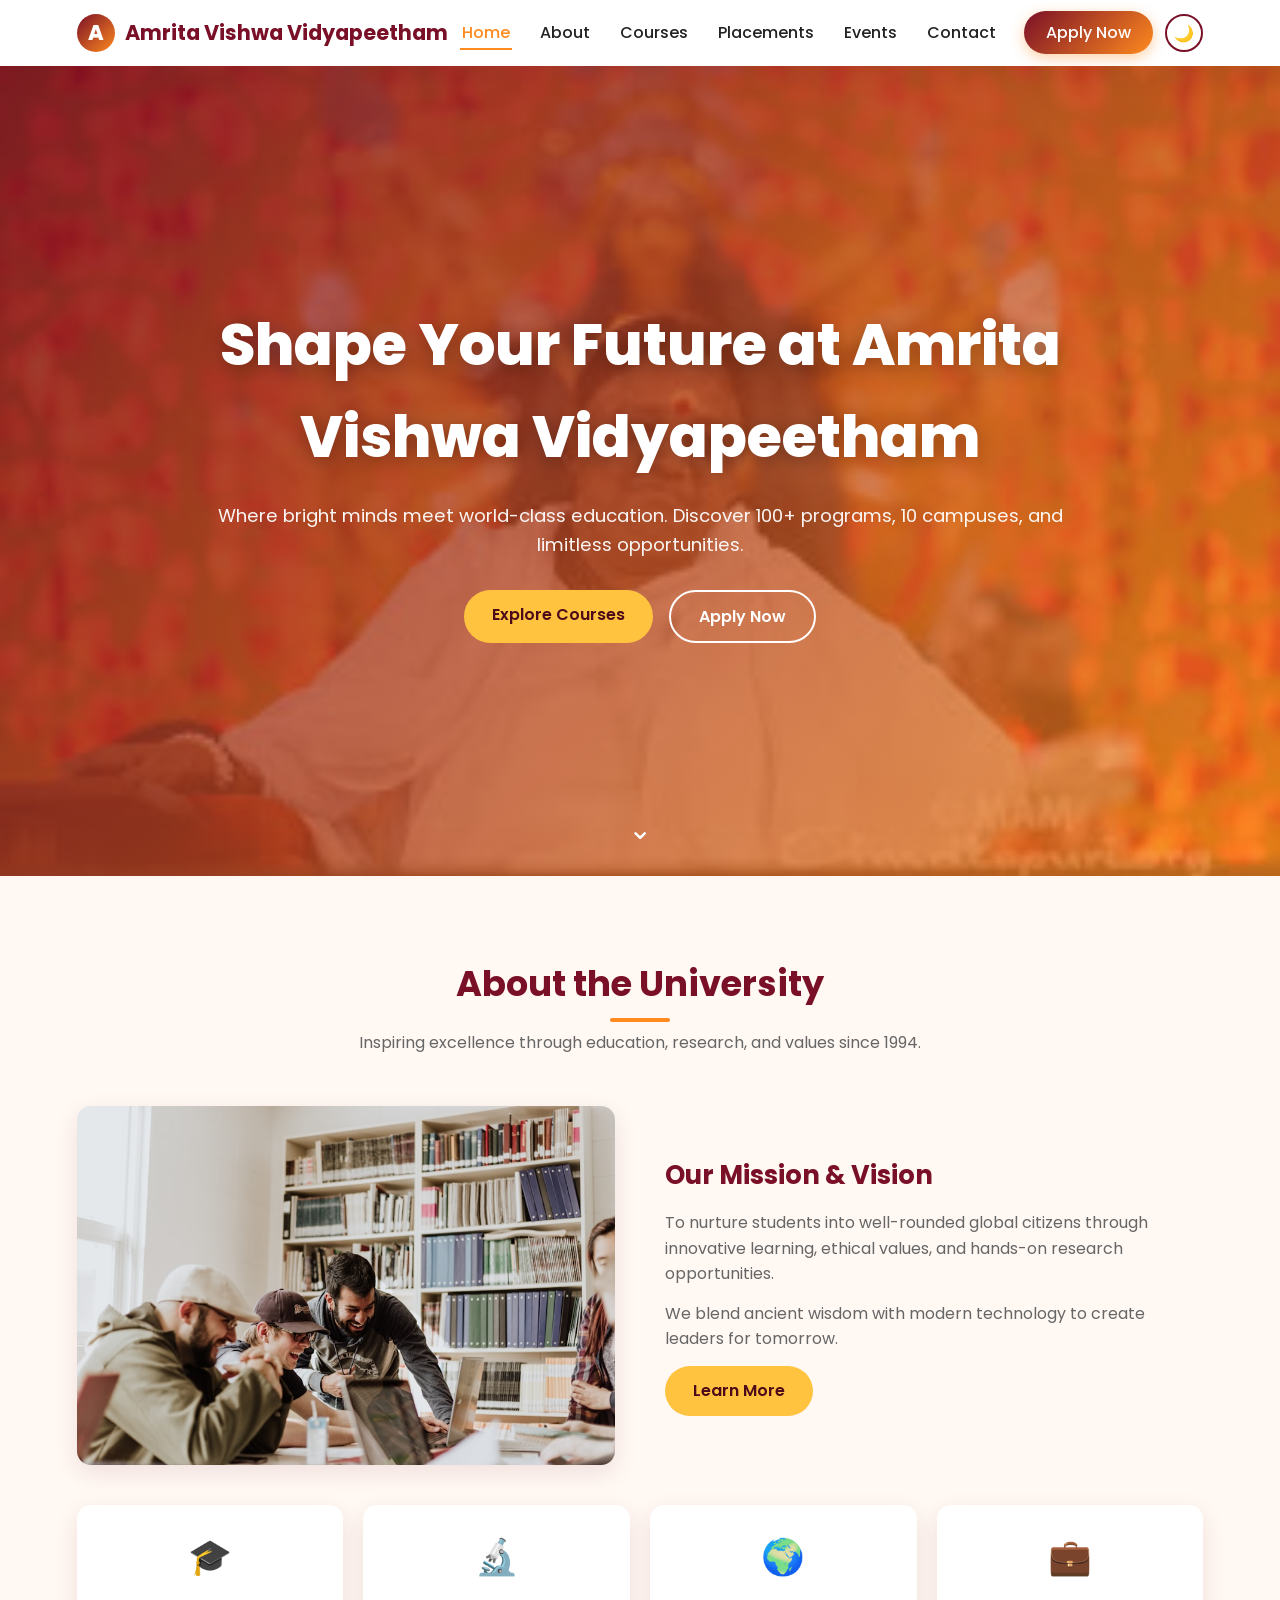
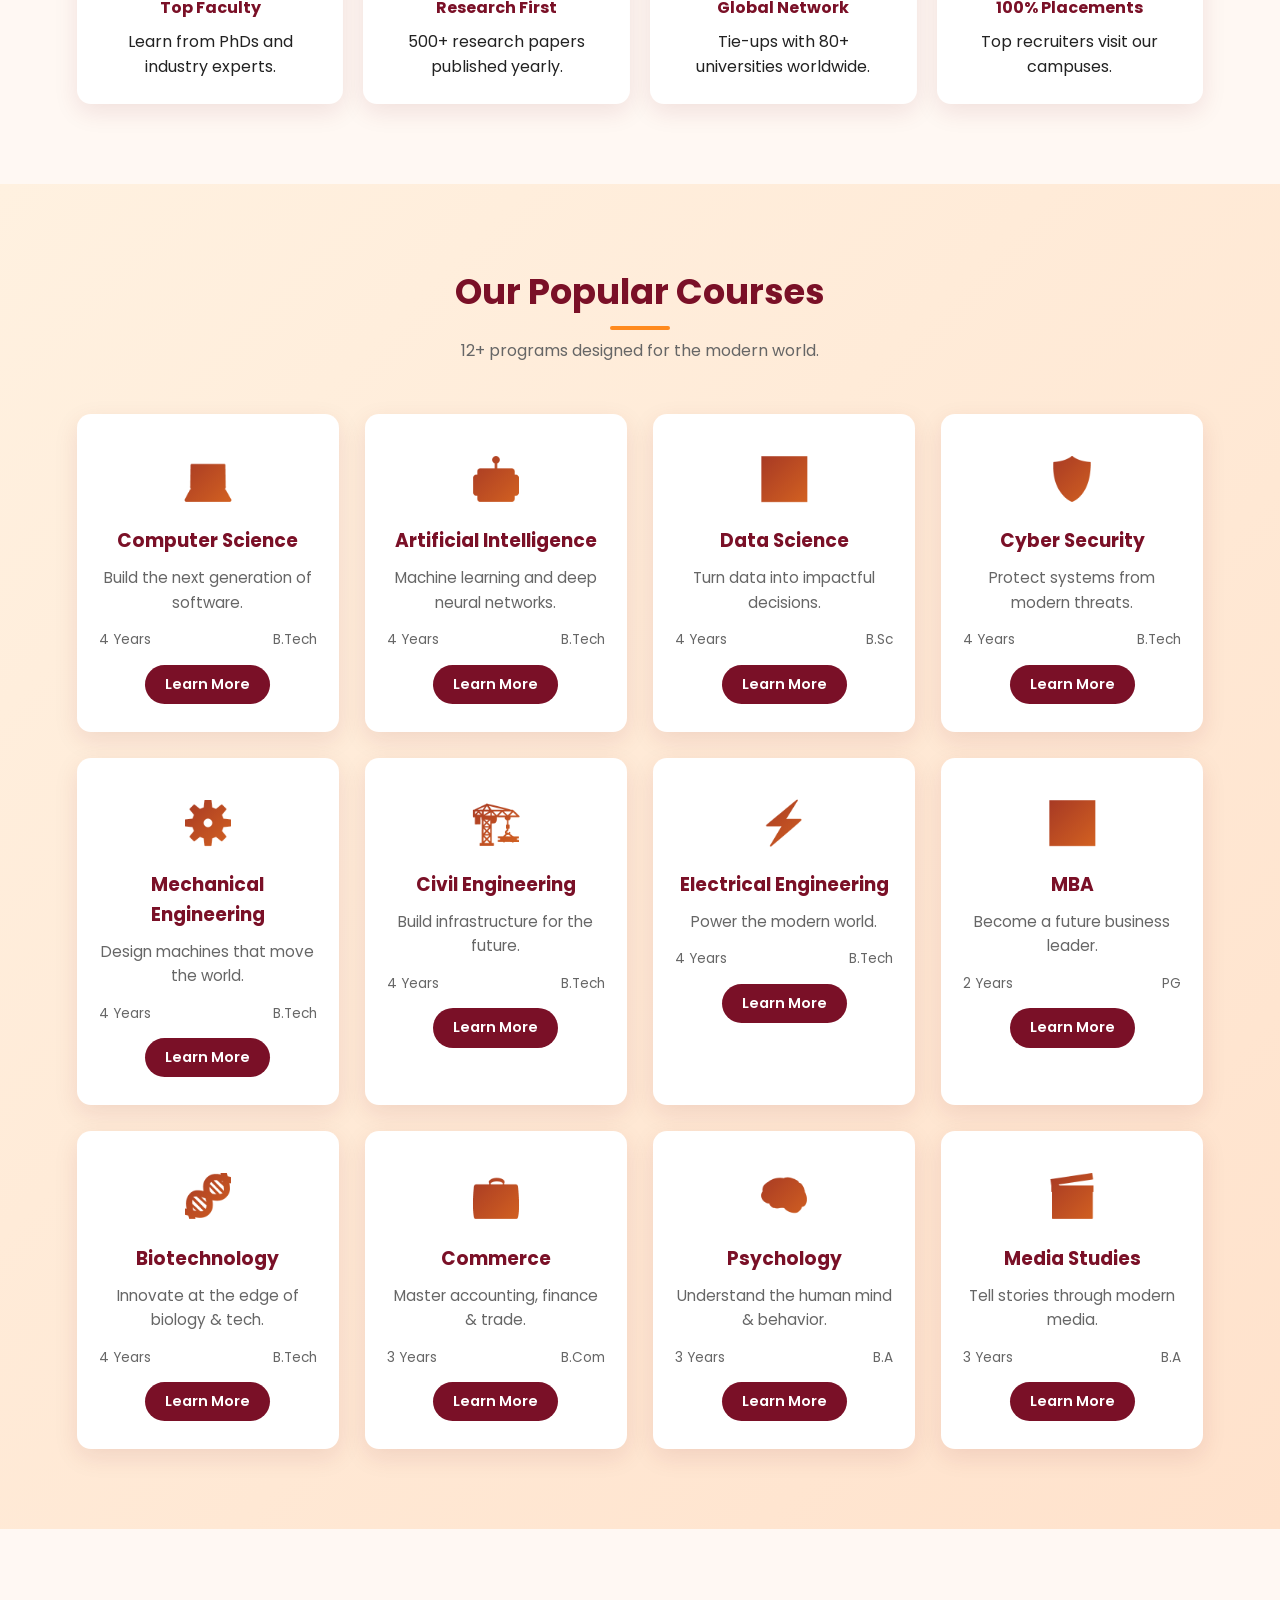
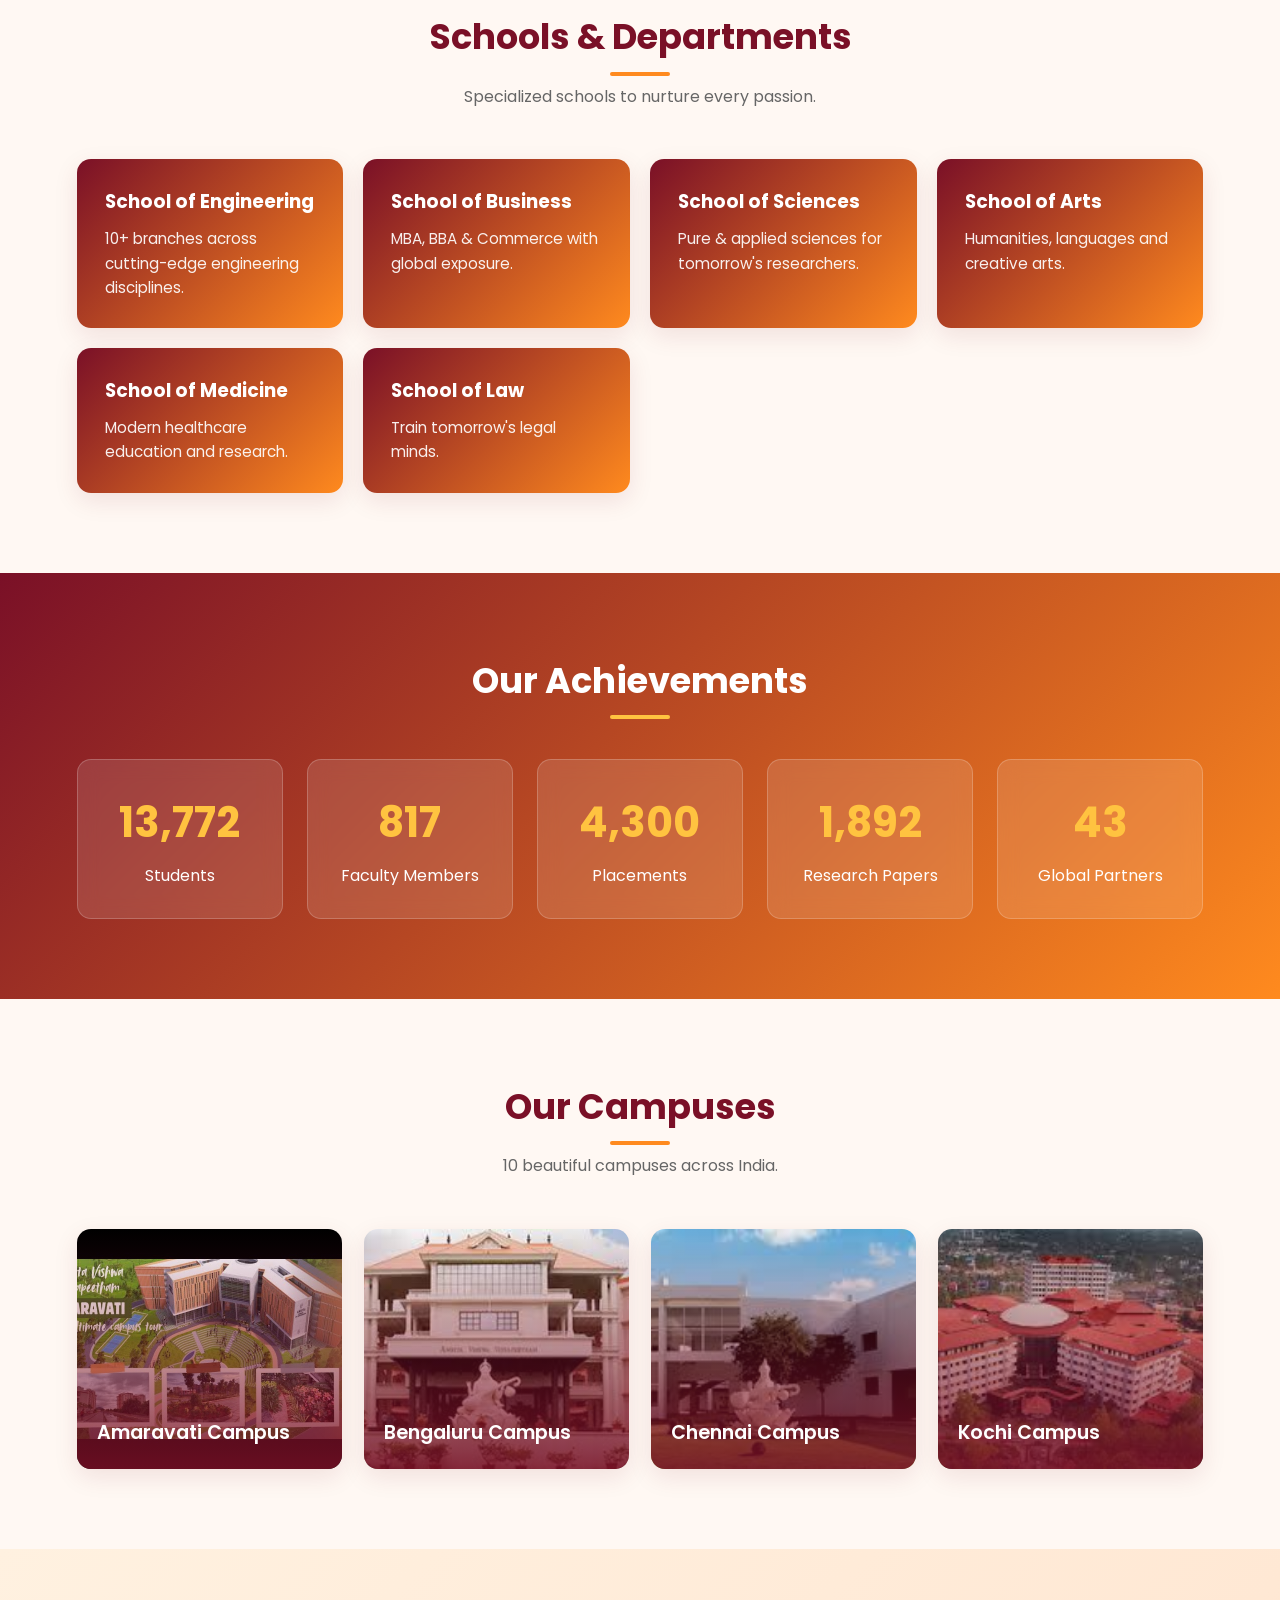
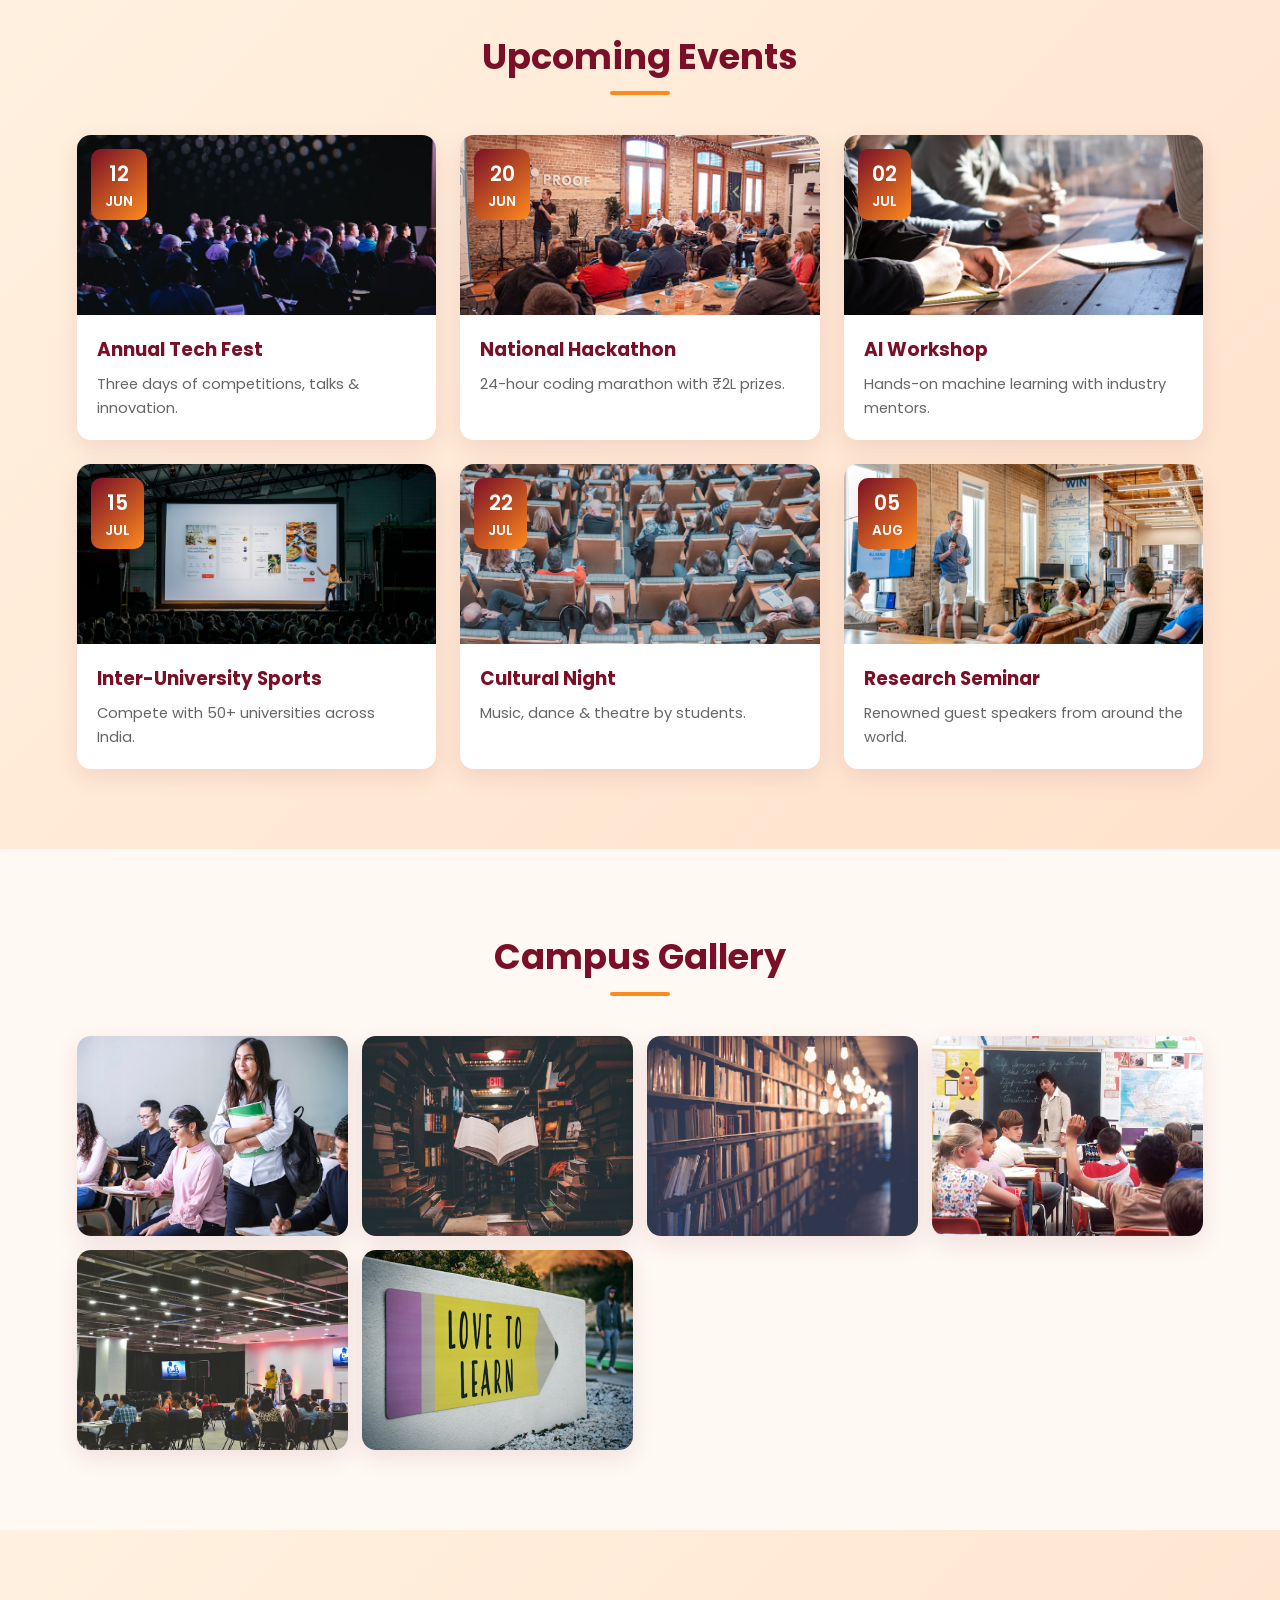
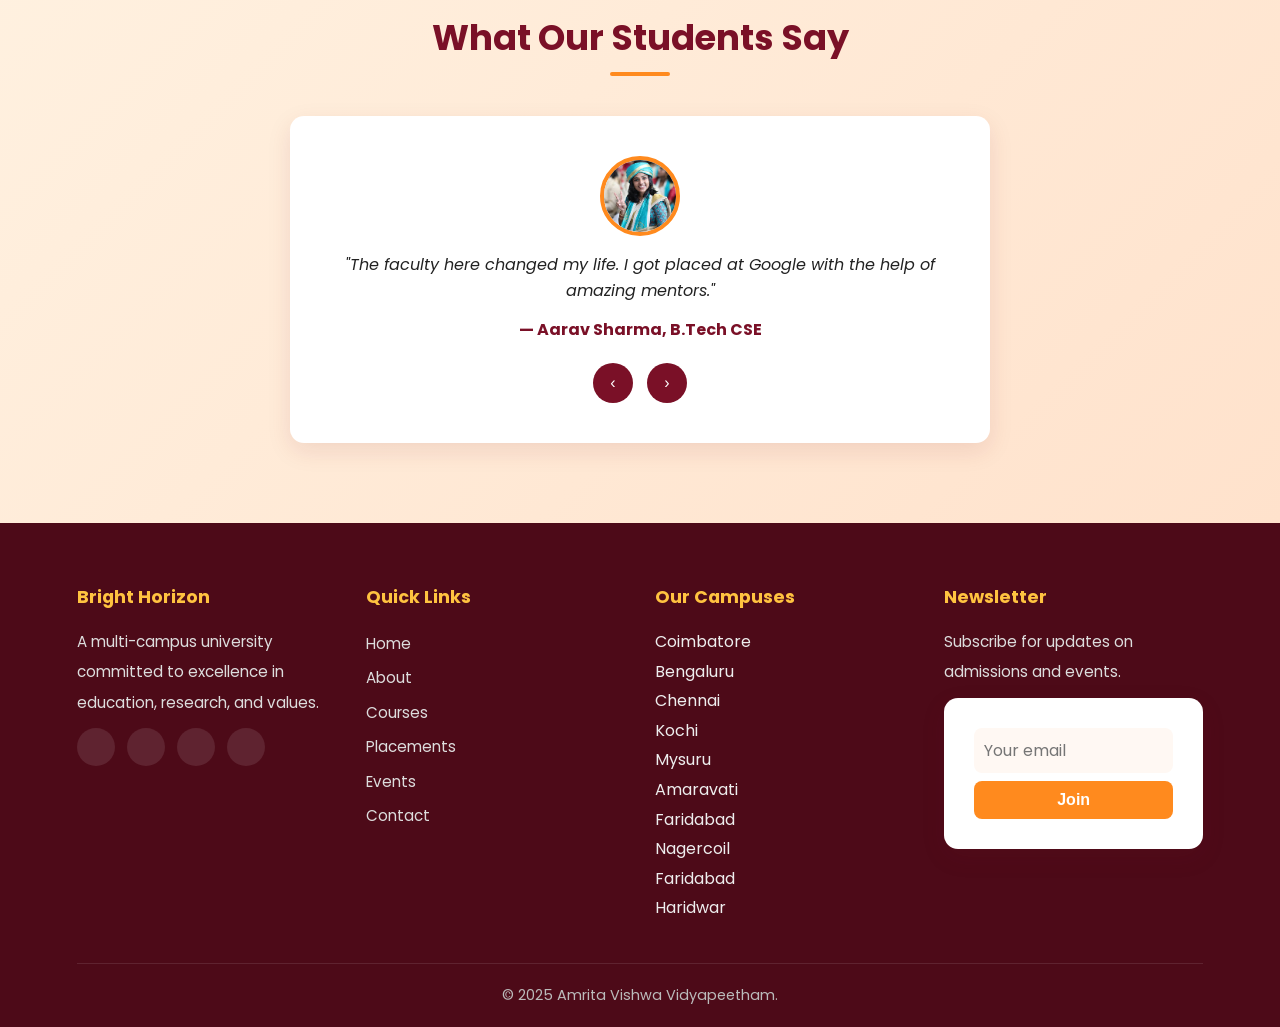
<file: finproj/index.html>
<!DOCTYPE html>
<html lang="en">
<head>
  <meta charset="UTF-8" />
  <meta name="viewport" content="width=device-width, initial-scale=1.0" />
  <title>Amrita Vishwa Vidyapeetham - Home</title>
  <link rel="stylesheet" href="style.css" />
  <link href="https://fonts.googleapis.com/css2?family=Poppins:wght@400;500;600;700;800&display=swap" rel="stylesheet">
</head>
<body>

  <!-- LOADING SCREEN -->
  <div id="loader"><div class="spinner"></div></div>

  <!-- NAVBAR -->
  <nav class="navbar">
    <a href="index.html" class="logo">
      <span class="logo-circle">A</span> Amrita Vishwa Vidyapeetham
    </a>
    <ul class="nav-links" id="navLinks">
      <li><a href="index.html">Home</a></li>
      <li><a href="about.html">About</a></li>
      <li><a href="courses.html">Courses</a></li>
      <li><a href="placements.html">Placements</a></li>
      <li><a href="events.html">Events</a></li>
      <li><a href="contact.html">Contact</a></li>
      <li><a href="apply.html" class="apply-btn">Apply Now</a></li>
    </ul>
    <div class="nav-right">
      <button class="mode-toggle" id="modeToggle" title="Toggle dark mode">🌙</button>
      <button class="hamburger" id="hamburger" aria-label="Menu">
        <span></span><span></span><span></span>
      </button>
    </div>
  </nav>

  <!-- HERO -->
  <header class="hero">
    <div class="hero-content">
      <h1>Shape Your Future at Amrita Vishwa Vidyapeetham</h1>
      <p>Where bright minds meet world-class education. Discover 100+ programs, 10 campuses, and limitless opportunities.</p>
      <div class="hero-btns">
        <a href="courses.html" class="btn btn-primary">Explore Courses</a>
        <a href="apply.html" class="btn btn-outline">Apply Now</a>
      </div>
    </div>
    <a href="#about" class="scroll-down">⌄</a>
  </header>

  <!-- ABOUT -->
  <section id="about" class="reveal">
    <div class="section-title">
      <h2>About the University</h2>
      <p>Inspiring excellence through education, research, and values since 1994.</p>
    </div>
    <div class="about-grid">
      <div class="about-img"><img src="images/about.jpg" alt="Campus life" /></div>
      <div class="about-text">
        <h3>Our Mission &amp; Vision</h3>
        <p>To nurture students into well-rounded global citizens through innovative learning, ethical values, and hands-on research opportunities.</p>
        <p>We blend ancient wisdom with modern technology to create leaders for tomorrow.</p>
        <a href="about.html" class="btn btn-primary">Learn More</a>
      </div>
    </div>

    <div class="why-cards">
      <div class="why-card"><div class="icon">🎓</div><h4>Top Faculty</h4><p>Learn from PhDs and industry experts.</p></div>
      <div class="why-card"><div class="icon">🔬</div><h4>Research First</h4><p>500+ research papers published yearly.</p></div>
      <div class="why-card"><div class="icon">🌍</div><h4>Global Network</h4><p>Tie-ups with 80+ universities worldwide.</p></div>
      <div class="why-card"><div class="icon">💼</div><h4>100% Placements</h4><p>Top recruiters visit our campuses.</p></div>
    </div>
  </section>

  <!-- COURSES -->
  <section class="courses-section reveal">
    <div class="section-title">
      <h2>Our Popular Courses</h2>
      <p>12+ programs designed for the modern world.</p>
    </div>
    <div class="courses-grid">
      <div class="course-card"><div class="course-icon">💻</div><h3>Computer Science</h3><p>Build the next generation of software.</p><div class="course-meta"><span>4 Years</span><span>B.Tech</span></div><a href="courses.html" class="btn">Learn More</a></div>
      <div class="course-card"><div class="course-icon">🤖</div><h3>Artificial Intelligence</h3><p>Machine learning and deep neural networks.</p><div class="course-meta"><span>4 Years</span><span>B.Tech</span></div><a href="courses.html" class="btn">Learn More</a></div>
      <div class="course-card"><div class="course-icon">📊</div><h3>Data Science</h3><p>Turn data into impactful decisions.</p><div class="course-meta"><span>4 Years</span><span>B.Sc</span></div><a href="courses.html" class="btn">Learn More</a></div>
      <div class="course-card"><div class="course-icon">🛡️</div><h3>Cyber Security</h3><p>Protect systems from modern threats.</p><div class="course-meta"><span>4 Years</span><span>B.Tech</span></div><a href="courses.html" class="btn">Learn More</a></div>
      <div class="course-card"><div class="course-icon">⚙️</div><h3>Mechanical Engineering</h3><p>Design machines that move the world.</p><div class="course-meta"><span>4 Years</span><span>B.Tech</span></div><a href="courses.html" class="btn">Learn More</a></div>
      <div class="course-card"><div class="course-icon">🏗️</div><h3>Civil Engineering</h3><p>Build infrastructure for the future.</p><div class="course-meta"><span>4 Years</span><span>B.Tech</span></div><a href="courses.html" class="btn">Learn More</a></div>
      <div class="course-card"><div class="course-icon">⚡</div><h3>Electrical Engineering</h3><p>Power the modern world.</p><div class="course-meta"><span>4 Years</span><span>B.Tech</span></div><a href="courses.html" class="btn">Learn More</a></div>
      <div class="course-card"><div class="course-icon">📈</div><h3>MBA</h3><p>Become a future business leader.</p><div class="course-meta"><span>2 Years</span><span>PG</span></div><a href="courses.html" class="btn">Learn More</a></div>
      <div class="course-card"><div class="course-icon">🧬</div><h3>Biotechnology</h3><p>Innovate at the edge of biology &amp; tech.</p><div class="course-meta"><span>4 Years</span><span>B.Tech</span></div><a href="courses.html" class="btn">Learn More</a></div>
      <div class="course-card"><div class="course-icon">💼</div><h3>Commerce</h3><p>Master accounting, finance &amp; trade.</p><div class="course-meta"><span>3 Years</span><span>B.Com</span></div><a href="courses.html" class="btn">Learn More</a></div>
      <div class="course-card"><div class="course-icon">🧠</div><h3>Psychology</h3><p>Understand the human mind &amp; behavior.</p><div class="course-meta"><span>3 Years</span><span>B.A</span></div><a href="courses.html" class="btn">Learn More</a></div>
      <div class="course-card"><div class="course-icon">🎬</div><h3>Media Studies</h3><p>Tell stories through modern media.</p><div class="course-meta"><span>3 Years</span><span>B.A</span></div><a href="courses.html" class="btn">Learn More</a></div>
    </div>
  </section>

  <!-- DEPARTMENTS -->
  <section class="reveal">
    <div class="section-title">
      <h2>Schools &amp; Departments</h2>
      <p>Specialized schools to nurture every passion.</p>
    </div>
    <div class="dept-grid">
      <div class="dept-card"><h3>School of Engineering</h3><p>10+ branches across cutting-edge engineering disciplines.</p></div>
      <div class="dept-card"><h3>School of Business</h3><p>MBA, BBA &amp; Commerce with global exposure.</p></div>
      <div class="dept-card"><h3>School of Sciences</h3><p>Pure &amp; applied sciences for tomorrow's researchers.</p></div>
      <div class="dept-card"><h3>School of Arts</h3><p>Humanities, languages and creative arts.</p></div>
      <div class="dept-card"><h3>School of Medicine</h3><p>Modern healthcare education and research.</p></div>
      <div class="dept-card"><h3>School of Law</h3><p>Train tomorrow's legal minds.</p></div>
    </div>
  </section>

  <!-- ACHIEVEMENTS / COUNTERS -->
  <section class="achievements reveal">
    <div class="section-title"><h2>Our Achievements</h2></div>
    <div class="counter-grid">
      <div class="counter-box"><h2 class="counter" data-target="25000">0</h2><p>Students</p></div>
      <div class="counter-box"><h2 class="counter" data-target="1500">0</h2><p>Faculty Members</p></div>
      <div class="counter-box"><h2 class="counter" data-target="8000">0</h2><p>Placements</p></div>
      <div class="counter-box"><h2 class="counter" data-target="3500">0</h2><p>Research Papers</p></div>
      <div class="counter-box"><h2 class="counter" data-target="80">0</h2><p>Global Partners</p></div>
    </div>
  </section>

  <!-- CAMPUSES -->
  <section class="reveal">
    <div class="section-title"><h2>Our Campuses</h2><p>10 beautiful campuses across India.</p></div>
    <div class="campus-grid">
      <div class="campus-card"><img src="images/campus1.jpg" alt="Coimbatore" /><div class="campus-overlay">Amaravati Campus</div></div>
      <div class="campus-card"><img src="images/campus2.jpg" alt="Bengaluru" /><div class="campus-overlay">Bengaluru Campus</div></div>
      <div class="campus-card"><img src="images/campus3.jpg" alt="Chennai" /><div class="campus-overlay">Chennai Campus</div></div>
      <div class="campus-card"><img src="images/campus4.jpg" alt="Kochi" /><div class="campus-overlay">Kochi Campus</div></div>
    </div>
  </section>

  <!-- EVENTS -->
  <section class="reveal" style="background: var(--gradient-soft);">
    <div class="section-title"><h2>Upcoming Events</h2></div>
    <div class="events-grid">
      <div class="event-card"><div class="date-badge"><span class="day">12</span>JUN</div><div class="event-img"><img src="images/event1.jpg" alt="Tech Fest" /></div><div class="event-body"><h3>Annual Tech Fest</h3><p>Three days of competitions, talks &amp; innovation.</p></div></div>
      <div class="event-card"><div class="date-badge"><span class="day">20</span>JUN</div><div class="event-img"><img src="images/event2.jpg" alt="Hackathon" /></div><div class="event-body"><h3>National Hackathon</h3><p>24-hour coding marathon with ₹2L prizes.</p></div></div>
      <div class="event-card"><div class="date-badge"><span class="day">02</span>JUL</div><div class="event-img"><img src="images/event3.jpg" alt="Workshop" /></div><div class="event-body"><h3>AI Workshop</h3><p>Hands-on machine learning with industry mentors.</p></div></div>
      <div class="event-card"><div class="date-badge"><span class="day">15</span>JUL</div><div class="event-img"><img src="images/event4.jpg" alt="Sports Meet" /></div><div class="event-body"><h3>Inter-University Sports</h3><p>Compete with 50+ universities across India.</p></div></div>
      <div class="event-card"><div class="date-badge"><span class="day">22</span>JUL</div><div class="event-img"><img src="images/event5.jpg" alt="Cultural Night" /></div><div class="event-body"><h3>Cultural Night</h3><p>Music, dance &amp; theatre by students.</p></div></div>
      <div class="event-card"><div class="date-badge"><span class="day">05</span>AUG</div><div class="event-img"><img src="images/event6.jpg" alt="Seminar" /></div><div class="event-body"><h3>Research Seminar</h3><p>Renowned guest speakers from around the world.</p></div></div>
    </div>
  </section>

  <!-- GALLERY -->
  <section class="reveal">
    <div class="section-title"><h2>Campus Gallery</h2></div>
    <div class="gallery-grid">
      <div class="item"><img src="images/gallery1.jpg" alt=""/></div>
      <div class="item"><img src="images/gallery2.jpg" alt=""/></div>
      <div class="item"><img src="images/gallery3.jpg" alt=""/></div>
      <div class="item"><img src="images/gallery4.jpg" alt=""/></div>
      <div class="item"><img src="images/gallery5.jpg" alt=""/></div>
      <div class="item"><img src="images/gallery6.jpg" alt=""/></div>
    </div>
  </section>

  <!-- TESTIMONIALS -->
  <section class="testimonials reveal">
    <div class="section-title"><h2>What Our Students Say</h2></div>
    <div class="slider">
      <div class="slide active">
        <img src="images/student1.jpg" alt="Aarav" />
        <p>"The faculty here changed my life. I got placed at Google with the help of amazing mentors."</p>
        <h4>— Aarav Sharma, B.Tech CSE</h4>
      </div>
      <div class="slide">
        <img src="images/student2.jpg" alt="Sneha" />
        <p>"From clubs to hackathons, every day brings something new. Best 4 years of my life!"</p>
        <h4>— Sneha Reddy, B.Tech AI</h4>
      </div>
      <div class="slide">
        <img src="images/student3.jpg" alt="Rahul" />
        <p>"The research opportunities are unmatched. I co-authored 2 papers as an undergrad."</p>
        <h4>— Rahul Iyer, B.Sc Data Science</h4>
      </div>
      <div class="slider-btns">
        <button onclick="prevSlide()">‹</button>
        <button onclick="nextSlide()">›</button>
      </div>
    </div>
  </section>

  <!-- FOOTER -->
  <footer>
    <div class="footer-grid">
      <div>
        <h4>Bright Horizon</h4>
        <p>A multi-campus university committed to excellence in education, research, and values.</p>
        <div class="socials">
          <a href="#" aria-label="Facebook"></a>
          <a href="#" aria-label="Twitter"></a>
          <a href="#" aria-label="Instagram"></a>
          <a href="#" aria-label="YouTube"></a>
        </div>
      </div>
      <div>
        <h4>Quick Links</h4>
        <ul>
          <li><a href="index.html">Home</a></li>
          <li><a href="about.html">About</a></li>
          <li><a href="courses.html">Courses</a></li>
          <li><a href="placements.html">Placements</a></li>
          <li><a href="events.html">Events</a></li>
          <li><a href="contact.html">Contact</a></li>
        </ul>
      </div>
      <div>
        <h4>Our Campuses</h4>
        <ul>
          <li>Coimbatore</li><li>Bengaluru</li><li>Chennai</li>
          <li>Kochi</li><li>Mysuru</li><li>Amaravati</li>
          <li>Faridabad</li><li>Nagercoil</li><li>Faridabad</li><li>Haridwar</li>
        </ul>
      </div>
      <div>
        <h4>Newsletter</h4>
        <p>Subscribe for updates on admissions and events.</p>
        <form class="newsletter" onsubmit="event.preventDefault(); alert('✅ Subscribed!'); this.reset();">
          <input type="email" placeholder="Your email" required />
          <button type="submit">Join</button>
        </form>
      </div>
    </div>
    <div class="copyright">© 2025 Amrita Vishwa Vidyapeetham.</div>
  </footer>

  <button id="topBtn" title="Back to top">↑</button>

  <script src="script.js"></script>
</body>
</html>
</file>
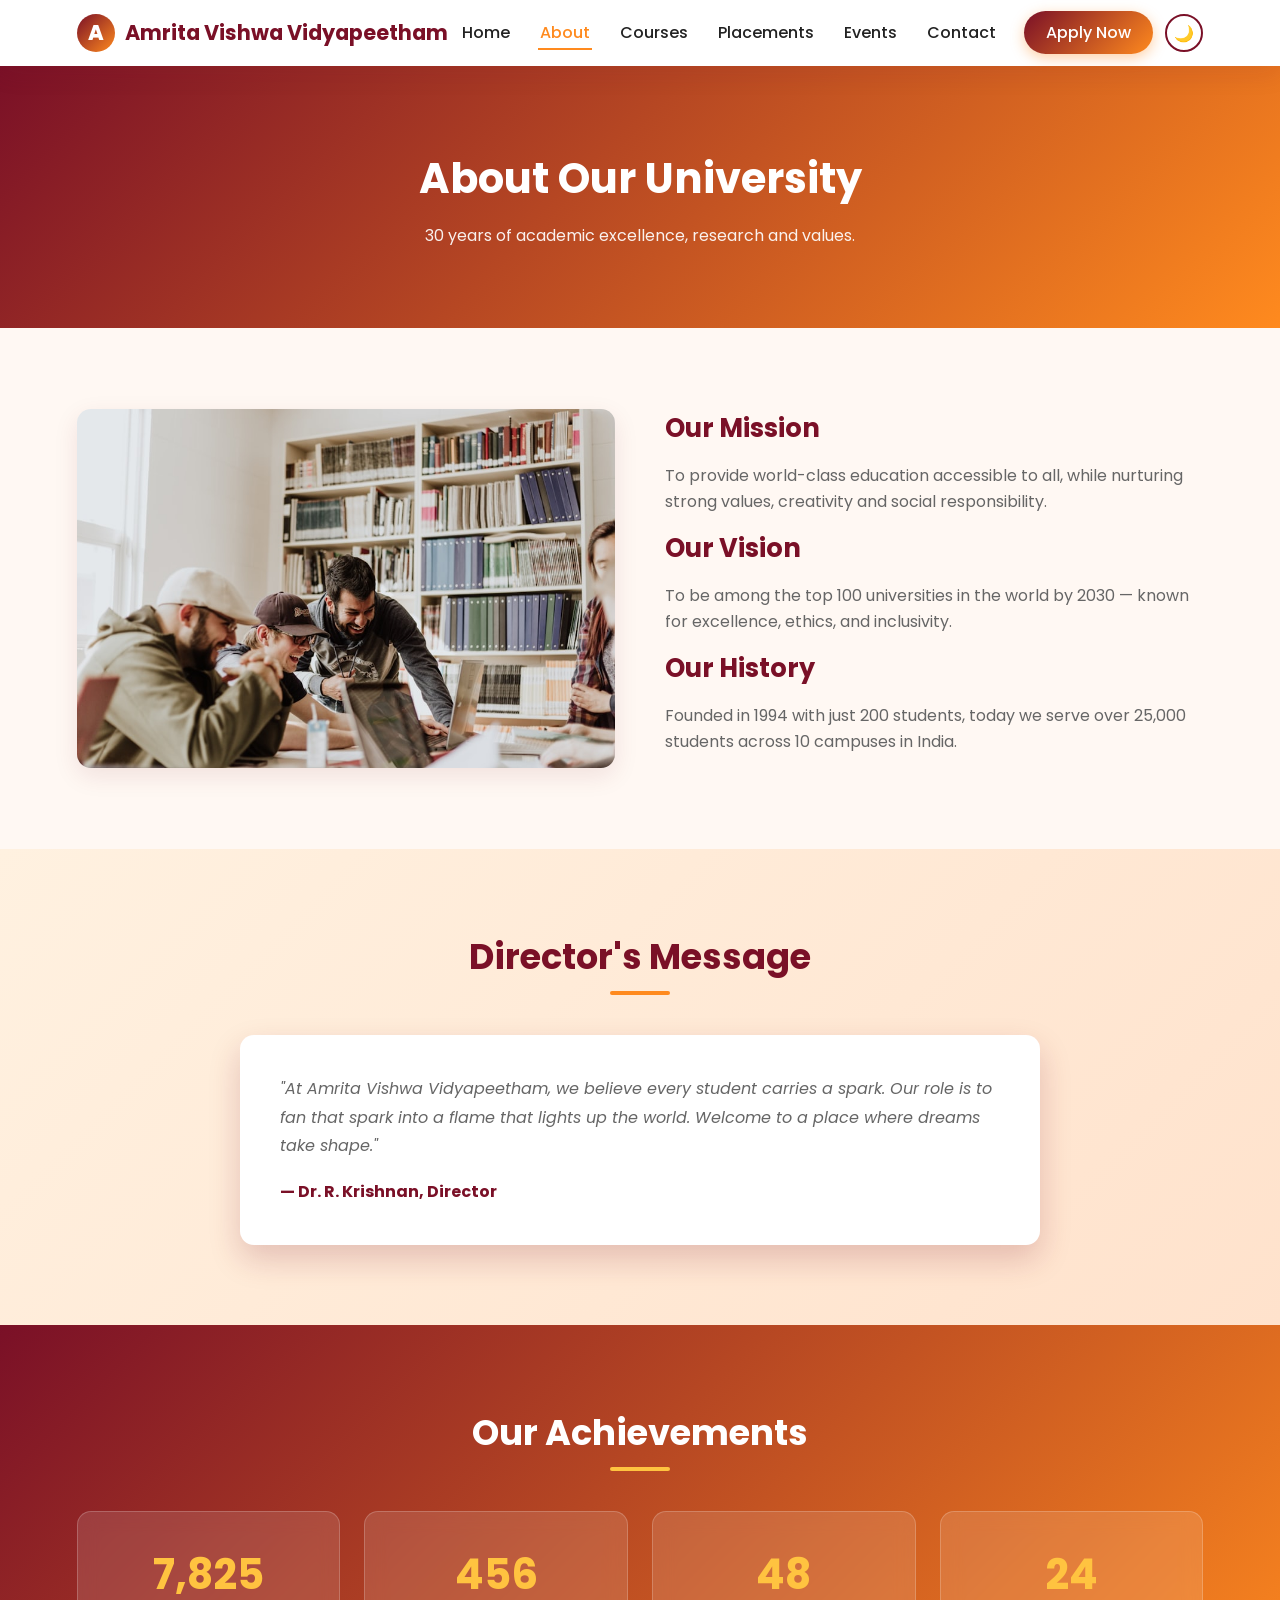
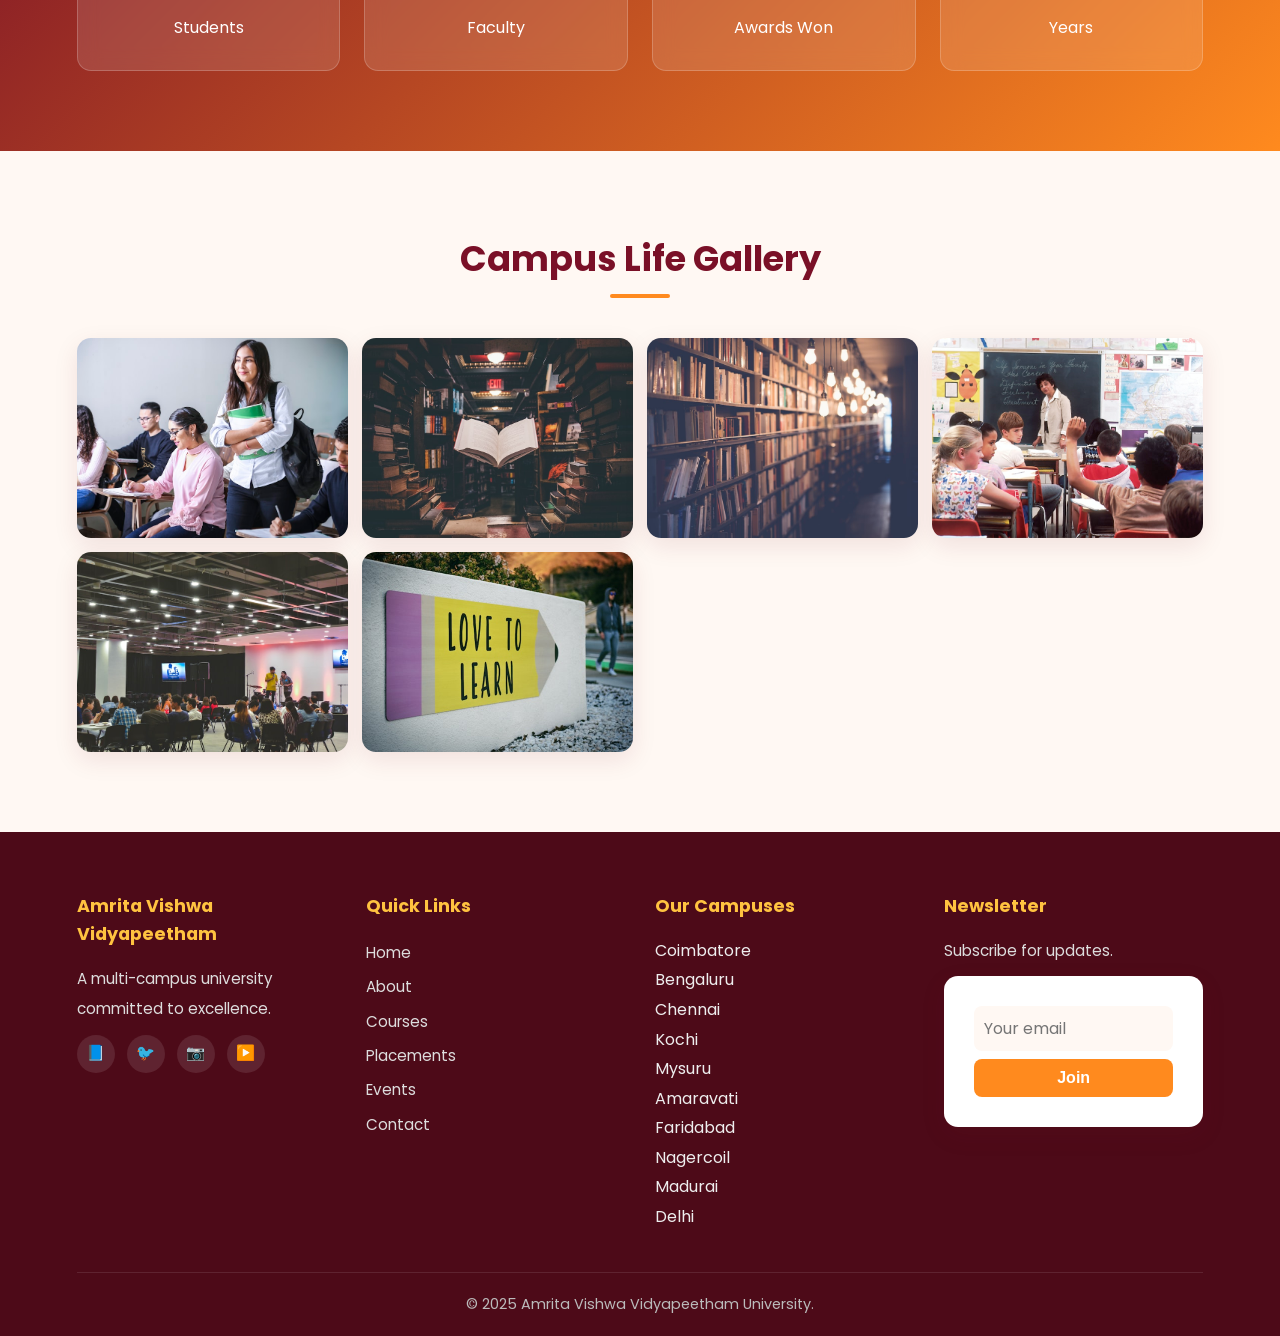
<file: finproj/about.html>
<!DOCTYPE html>
<html lang="en">
<head>
  <meta charset="UTF-8" />
  <meta name="viewport" content="width=device-width, initial-scale=1.0" />
  <title>About - Amrita Vishwa Vidyapeetham University</title>
  <link rel="stylesheet" href="style.css" />
  <link href="https://fonts.googleapis.com/css2?family=Poppins:wght@400;500;600;700;800&display=swap" rel="stylesheet">
</head>
<body>
  <div id="loader"><div class="spinner"></div></div>

  <nav class="navbar">
    <a href="index.html" class="logo"><span class="logo-circle">A</span> Amrita Vishwa Vidyapeetham</a>
    <ul class="nav-links" id="navLinks">
      <li><a href="index.html">Home</a></li>
      <li><a href="about.html">About</a></li>
      <li><a href="courses.html">Courses</a></li>
      <li><a href="placements.html">Placements</a></li>
      <li><a href="events.html">Events</a></li>
      <li><a href="contact.html">Contact</a></li>
      <li><a href="apply.html" class="apply-btn">Apply Now</a></li>
    </ul>
    <div class="nav-right">
      <button class="mode-toggle" id="modeToggle">🌙</button>
      <button class="hamburger" id="hamburger"><span></span><span></span><span></span></button>
    </div>
  </nav>

  <header class="banner">
    <h1>About Our University</h1>
    <p>30 years of academic excellence, research and values.</p>
  </header>

  <section class="reveal">
    <div class="about-grid">
      <div class="about-img"><img src="images/about.jpg" alt="University" /></div>
      <div class="about-text">
        <h3>Our Mission</h3>
        <p>To provide world-class education accessible to all, while nurturing strong values, creativity and social responsibility.</p>
        <h3>Our Vision</h3>
        <p>To be among the top 100 universities in the world by 2030 — known for excellence, ethics, and inclusivity.</p>
        <h3>Our History</h3>
        <p>Founded in 1994 with just 200 students, today we serve over 25,000 students across 10 campuses in India.</p>
      </div>
    </div>
  </section>

  <section class="courses-section reveal">
    <div class="section-title"><h2>Director's Message</h2></div>
    <div class="apply-card" style="max-width:800px; margin:0 auto;">
      <p style="font-style:italic; line-height:1.8; color:var(--muted);">"At Amrita Vishwa Vidyapeetham, we believe every student carries a spark. Our role is to fan that spark into a flame that lights up the world. Welcome to a place where dreams take shape."</p>
      <h4 style="margin-top:18px; color:var(--maroon);">— Dr. R. Krishnan, Director</h4>
    </div>
  </section>

  <section class="achievements reveal">
    <div class="section-title"><h2>Our Achievements</h2></div>
    <div class="counter-grid">
      <div class="counter-box"><h2 class="counter" data-target="25000">0</h2><p>Students</p></div>
      <div class="counter-box"><h2 class="counter" data-target="1500">0</h2><p>Faculty</p></div>
      <div class="counter-box"><h2 class="counter" data-target="100">0</h2><p>Awards Won</p></div>
      <div class="counter-box"><h2 class="counter" data-target="30">0</h2><p>Years</p></div>
    </div>
  </section>

  <section class="reveal">
    <div class="section-title"><h2>Campus Life Gallery</h2></div>
    <div class="gallery-grid">
      <div class="item"><img src="images/gallery1.jpg" alt=""/></div>
      <div class="item"><img src="images/gallery2.jpg" alt=""/></div>
      <div class="item"><img src="images/gallery3.jpg" alt=""/></div>
      <div class="item"><img src="images/gallery4.jpg" alt=""/></div>
      <div class="item"><img src="images/gallery5.jpg" alt=""/></div>
      <div class="item"><img src="images/gallery6.jpg" alt=""/></div>
    </div>
  </section>

  <footer>
    <div class="footer-grid">
      <div>
        <h4>Amrita Vishwa Vidyapeetham</h4>
        <p>A multi-campus university committed to excellence.</p>
        <div class="socials"><a href="#">📘</a><a href="#">🐦</a><a href="#">📷</a><a href="#">▶️</a></div>
      </div>
      <div>
        <h4>Quick Links</h4>
        <ul><li><a href="index.html">Home</a></li><li><a href="about.html">About</a></li><li><a href="courses.html">Courses</a></li><li><a href="placements.html">Placements</a></li><li><a href="events.html">Events</a></li><li><a href="contact.html">Contact</a></li></ul>
      </div>
      <div>
        <h4>Our Campuses</h4>
        <ul><li>Coimbatore</li><li>Bengaluru</li><li>Chennai</li><li>Kochi</li><li>Mysuru</li><li>Amaravati</li><li>Faridabad</li><li>Nagercoil</li><li>Madurai</li><li>Delhi</li></ul>
      </div>
      <div>
        <h4>Newsletter</h4>
        <p>Subscribe for updates.</p>
        <form class="newsletter" onsubmit="event.preventDefault(); alert('✅ Subscribed!'); this.reset();">
          <input type="email" placeholder="Your email" required />
          <button type="submit">Join</button>
        </form>
      </div>
    </div>
    <div class="copyright">© 2025 Amrita Vishwa Vidyapeetham University.</div>
  </footer>
  <button id="topBtn">↑</button>
  <script src="script.js"></script>
</body>
</html>
</file>
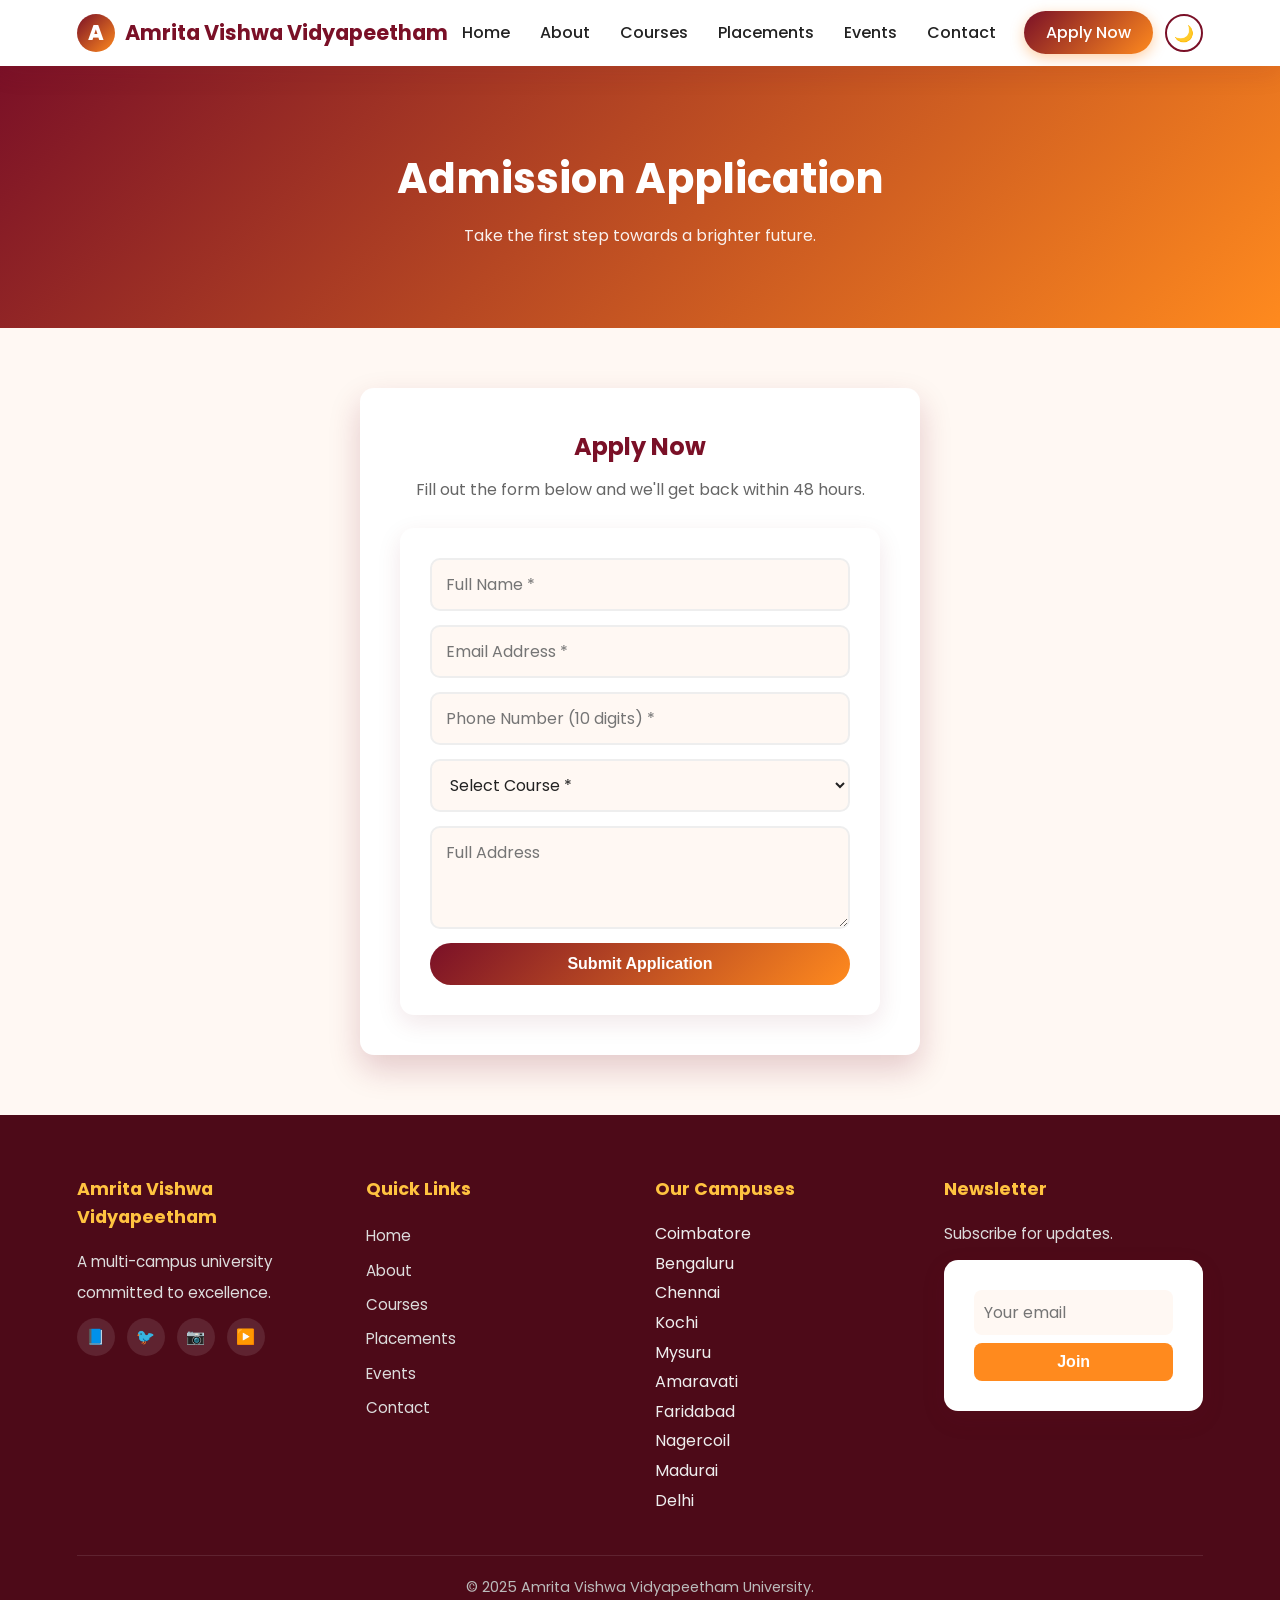
<file: finproj/apply.html>
<!DOCTYPE html>
<html lang="en">
<head>
  <meta charset="UTF-8" />
  <meta name="viewport" content="width=device-width, initial-scale=1.0" />
  <title>Apply Now - Amrita Vishwa Vidyapeetham University</title>
  <link rel="stylesheet" href="style.css" />
  <link href="https://fonts.googleapis.com/css2?family=Poppins:wght@400;500;600;700;800&display=swap" rel="stylesheet">
</head>
<body>
  <div id="loader"><div class="spinner"></div></div>

  <nav class="navbar">
    <a href="index.html" class="logo"><span class="logo-circle">A</span> Amrita Vishwa Vidyapeetham</a>
    <ul class="nav-links" id="navLinks">
      <li><a href="index.html">Home</a></li>
      <li><a href="about.html">About</a></li>
      <li><a href="courses.html">Courses</a></li>
      <li><a href="placements.html">Placements</a></li>
      <li><a href="events.html">Events</a></li>
      <li><a href="contact.html">Contact</a></li>
      <li><a href="apply.html" class="apply-btn">Apply Now</a></li>
    </ul>
    <div class="nav-right">
      <button class="mode-toggle" id="modeToggle">🌙</button>
      <button class="hamburger" id="hamburger"><span></span><span></span><span></span></button>
    </div>
  </nav>

  <header class="banner">
    <h1>Admission Application</h1>
    <p>Take the first step towards a brighter future.</p>
  </header>

  <div class="apply-wrap reveal">
    <div class="apply-card">
      <h2>Apply Now</h2>
      <p class="sub">Fill out the form below and we'll get back within 48 hours.</p>
      <form id="applyForm">
        <input type="text" name="name" placeholder="Full Name *" required />
        <input type="email" name="email" placeholder="Email Address *" required />
        <input type="tel" name="phone" placeholder="Phone Number (10 digits) *" required />
        <select name="course" required>
          <option value="">Select Course *</option>
          <option>Computer Science</option>
          <option>Artificial Intelligence</option>
          <option>Data Science</option>
          <option>Cyber Security</option>
          <option>Mechanical Engineering</option>
          <option>Civil Engineering</option>
          <option>Electrical Engineering</option>
          <option>MBA</option>
          <option>Biotechnology</option>
          <option>B.Com</option>
          <option>Psychology</option>
          <option>Media Studies</option>
        </select>
        <textarea name="address" rows="3" placeholder="Full Address"></textarea>
        <button type="submit">Submit Application</button>
      </form>
    </div>
  </div>

  <!-- Success popup -->
  <div class="popup" id="popup">
    <div class="popup-box">
      <div class="check">✓</div>
      <h3>Application Submitted!</h3>
      <p>Thank you for applying. Our admissions team will contact you within 48 hours.</p>
      <button onclick="closePopup()">OK</button>
    </div>
  </div>

  <footer>
    <div class="footer-grid">
      <div><h4>Amrita Vishwa Vidyapeetham</h4><p>A multi-campus university committed to excellence.</p><div class="socials"><a href="#">📘</a><a href="#">🐦</a><a href="#">📷</a><a href="#">▶️</a></div></div>
      <div><h4>Quick Links</h4><ul><li><a href="index.html">Home</a></li><li><a href="about.html">About</a></li><li><a href="courses.html">Courses</a></li><li><a href="placements.html">Placements</a></li><li><a href="events.html">Events</a></li><li><a href="contact.html">Contact</a></li></ul></div>
      <div><h4>Our Campuses</h4><ul><li>Coimbatore</li><li>Bengaluru</li><li>Chennai</li><li>Kochi</li><li>Mysuru</li><li>Amaravati</li><li>Faridabad</li><li>Nagercoil</li><li>Madurai</li><li>Delhi</li></ul></div>
      <div><h4>Newsletter</h4><p>Subscribe for updates.</p><form class="newsletter" onsubmit="event.preventDefault(); alert('✅ Subscribed!'); this.reset();"><input type="email" placeholder="Your email" required /><button type="submit">Join</button></form></div>
    </div>
    <div class="copyright">© 2025 Amrita Vishwa Vidyapeetham University.</div>
  </footer>
  <button id="topBtn">↑</button>
  <script src="script.js"></script>
</body>
</html>
</file>
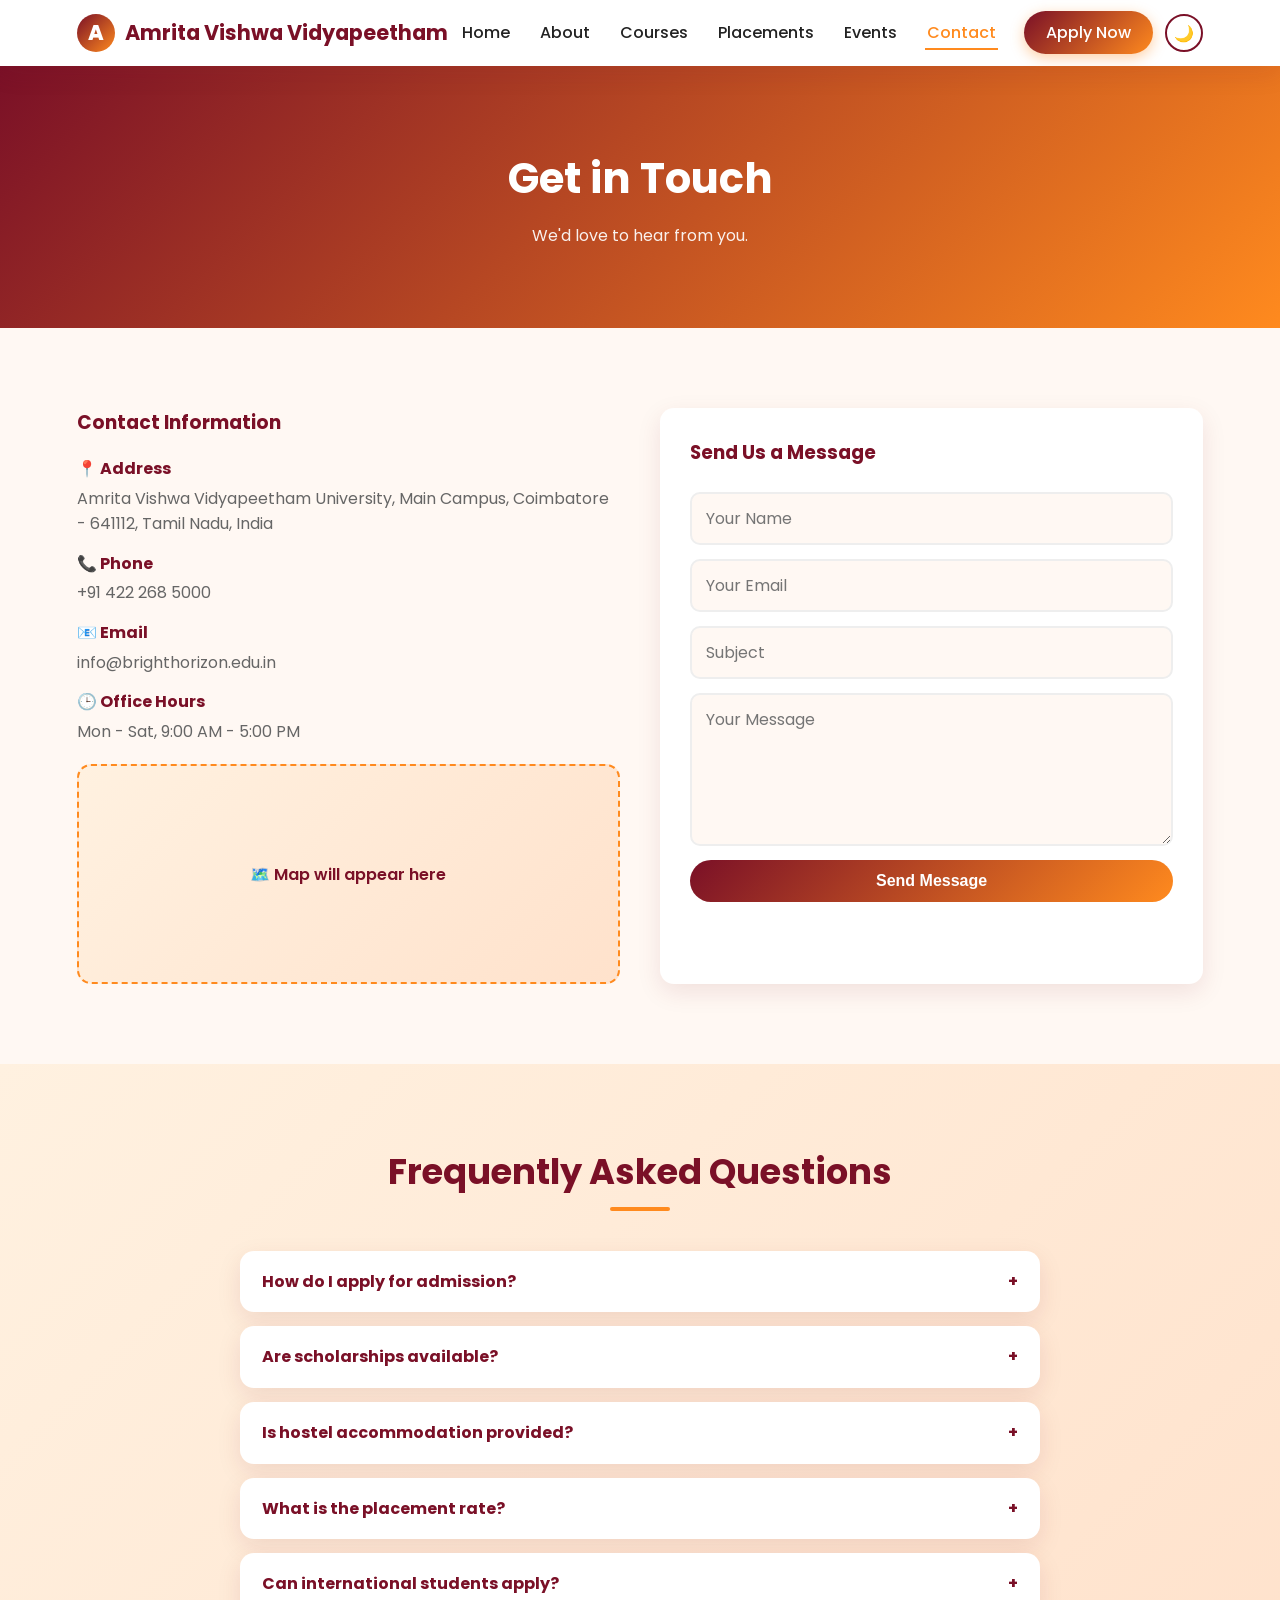
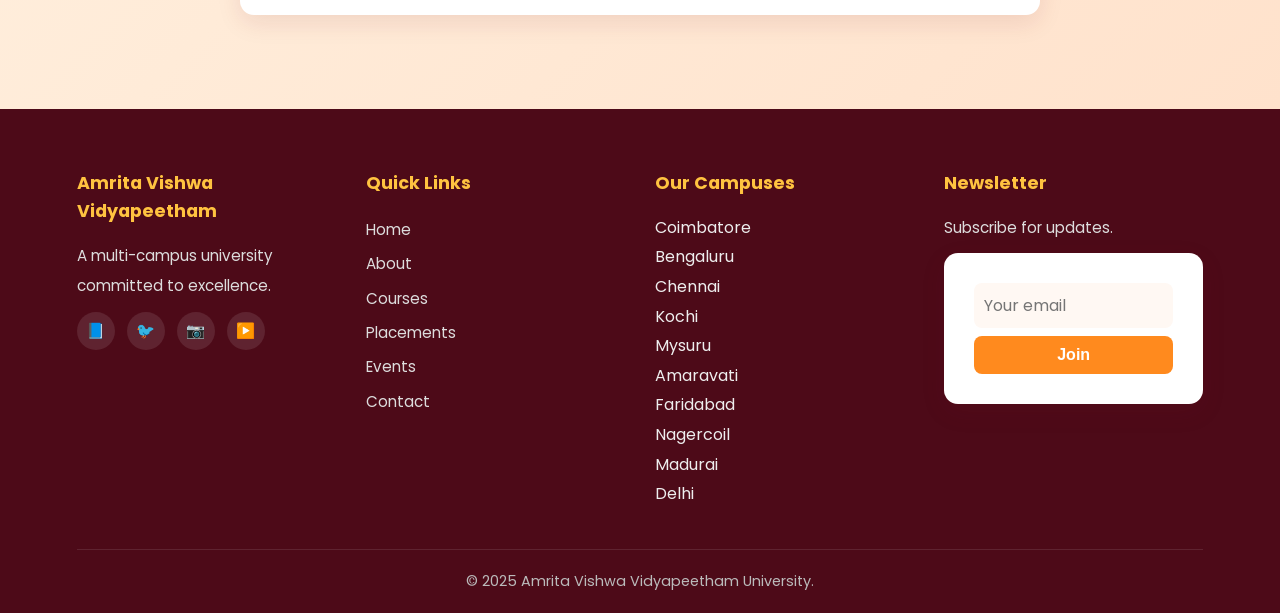
<file: finproj/contact.html>
<!DOCTYPE html>
<html lang="en">
<head>
  <meta charset="UTF-8" />
  <meta name="viewport" content="width=device-width, initial-scale=1.0" />
  <title>Contact - Amrita Vishwa Vidyapeetham University</title>
  <link rel="stylesheet" href="style.css" />
  <link href="https://fonts.googleapis.com/css2?family=Poppins:wght@400;500;600;700;800&display=swap" rel="stylesheet">
</head>
<body>
  <div id="loader"><div class="spinner"></div></div>

  <nav class="navbar">
    <a href="index.html" class="logo"><span class="logo-circle">A</span> Amrita Vishwa Vidyapeetham</a>
    <ul class="nav-links" id="navLinks">
      <li><a href="index.html">Home</a></li>
      <li><a href="about.html">About</a></li>
      <li><a href="courses.html">Courses</a></li>
      <li><a href="placements.html">Placements</a></li>
      <li><a href="events.html">Events</a></li>
      <li><a href="contact.html">Contact</a></li>
      <li><a href="apply.html" class="apply-btn">Apply Now</a></li>
    </ul>
    <div class="nav-right">
      <button class="mode-toggle" id="modeToggle">🌙</button>
      <button class="hamburger" id="hamburger"><span></span><span></span><span></span></button>
    </div>
  </nav>

  <header class="banner">
    <h1>Get in Touch</h1>
    <p>We'd love to hear from you.</p>
  </header>

  <section class="reveal">
    <div class="contact-grid">
      <div class="contact-info">
        <h3 style="color:var(--maroon); margin-bottom:18px;">Contact Information</h3>
        <p><strong>📍 Address</strong>Amrita Vishwa Vidyapeetham University, Main Campus, Coimbatore - 641112, Tamil Nadu, India</p>
        <p><strong>📞 Phone</strong>+91 422 268 5000</p>
        <p><strong>📧 Email</strong>info@brighthorizon.edu.in</p>
        <p><strong>🕒 Office Hours</strong>Mon - Sat, 9:00 AM - 5:00 PM</p>
        <div class="map-placeholder">🗺️ Map will appear here</div>
      </div>
      <form id="contactForm">
        <h3 style="color:var(--maroon); margin-bottom:10px;">Send Us a Message</h3>
        <input type="text" name="name" placeholder="Your Name" required />
        <input type="email" name="email" placeholder="Your Email" required />
        <input type="text" name="subject" placeholder="Subject" required />
        <textarea name="message" rows="5" placeholder="Your Message" required></textarea>
        <button type="submit">Send Message</button>
      </form>
    </div>
  </section>

  <section class="reveal" style="background: var(--gradient-soft);">
    <div class="section-title"><h2>Frequently Asked Questions</h2></div>
    <div class="faq">
      <div class="faq-item"><h4>How do I apply for admission? <span>+</span></h4><p>Click "Apply Now" in the navbar, fill the form, and our team will get in touch within 48 hours.</p></div>
      <div class="faq-item"><h4>Are scholarships available? <span>+</span></h4><p>Yes — merit-based and need-based scholarships are available for eligible students.</p></div>
      <div class="faq-item"><h4>Is hostel accommodation provided? <span>+</span></h4><p>Yes, separate hostels for boys and girls are available across all campuses.</p></div>
      <div class="faq-item"><h4>What is the placement rate? <span>+</span></h4><p>Our placement rate is over 95% across engineering and management programs.</p></div>
      <div class="faq-item"><h4>Can international students apply? <span>+</span></h4><p>Absolutely — we have students from 30+ countries.</p></div>
    </div>
  </section>

  <footer>
    <div class="footer-grid">
      <div><h4>Amrita Vishwa Vidyapeetham</h4><p>A multi-campus university committed to excellence.</p><div class="socials"><a href="#">📘</a><a href="#">🐦</a><a href="#">📷</a><a href="#">▶️</a></div></div>
      <div><h4>Quick Links</h4><ul><li><a href="index.html">Home</a></li><li><a href="about.html">About</a></li><li><a href="courses.html">Courses</a></li><li><a href="placements.html">Placements</a></li><li><a href="events.html">Events</a></li><li><a href="contact.html">Contact</a></li></ul></div>
      <div><h4>Our Campuses</h4><ul><li>Coimbatore</li><li>Bengaluru</li><li>Chennai</li><li>Kochi</li><li>Mysuru</li><li>Amaravati</li><li>Faridabad</li><li>Nagercoil</li><li>Madurai</li><li>Delhi</li></ul></div>
      <div><h4>Newsletter</h4><p>Subscribe for updates.</p><form class="newsletter" onsubmit="event.preventDefault(); alert('✅ Subscribed!'); this.reset();"><input type="email" placeholder="Your email" required /><button type="submit">Join</button></form></div>
    </div>
    <div class="copyright">© 2025 Amrita Vishwa Vidyapeetham University.</div>
  </footer>
  <button id="topBtn">↑</button>
  <script src="script.js"></script>
</body>
</html>
</file>
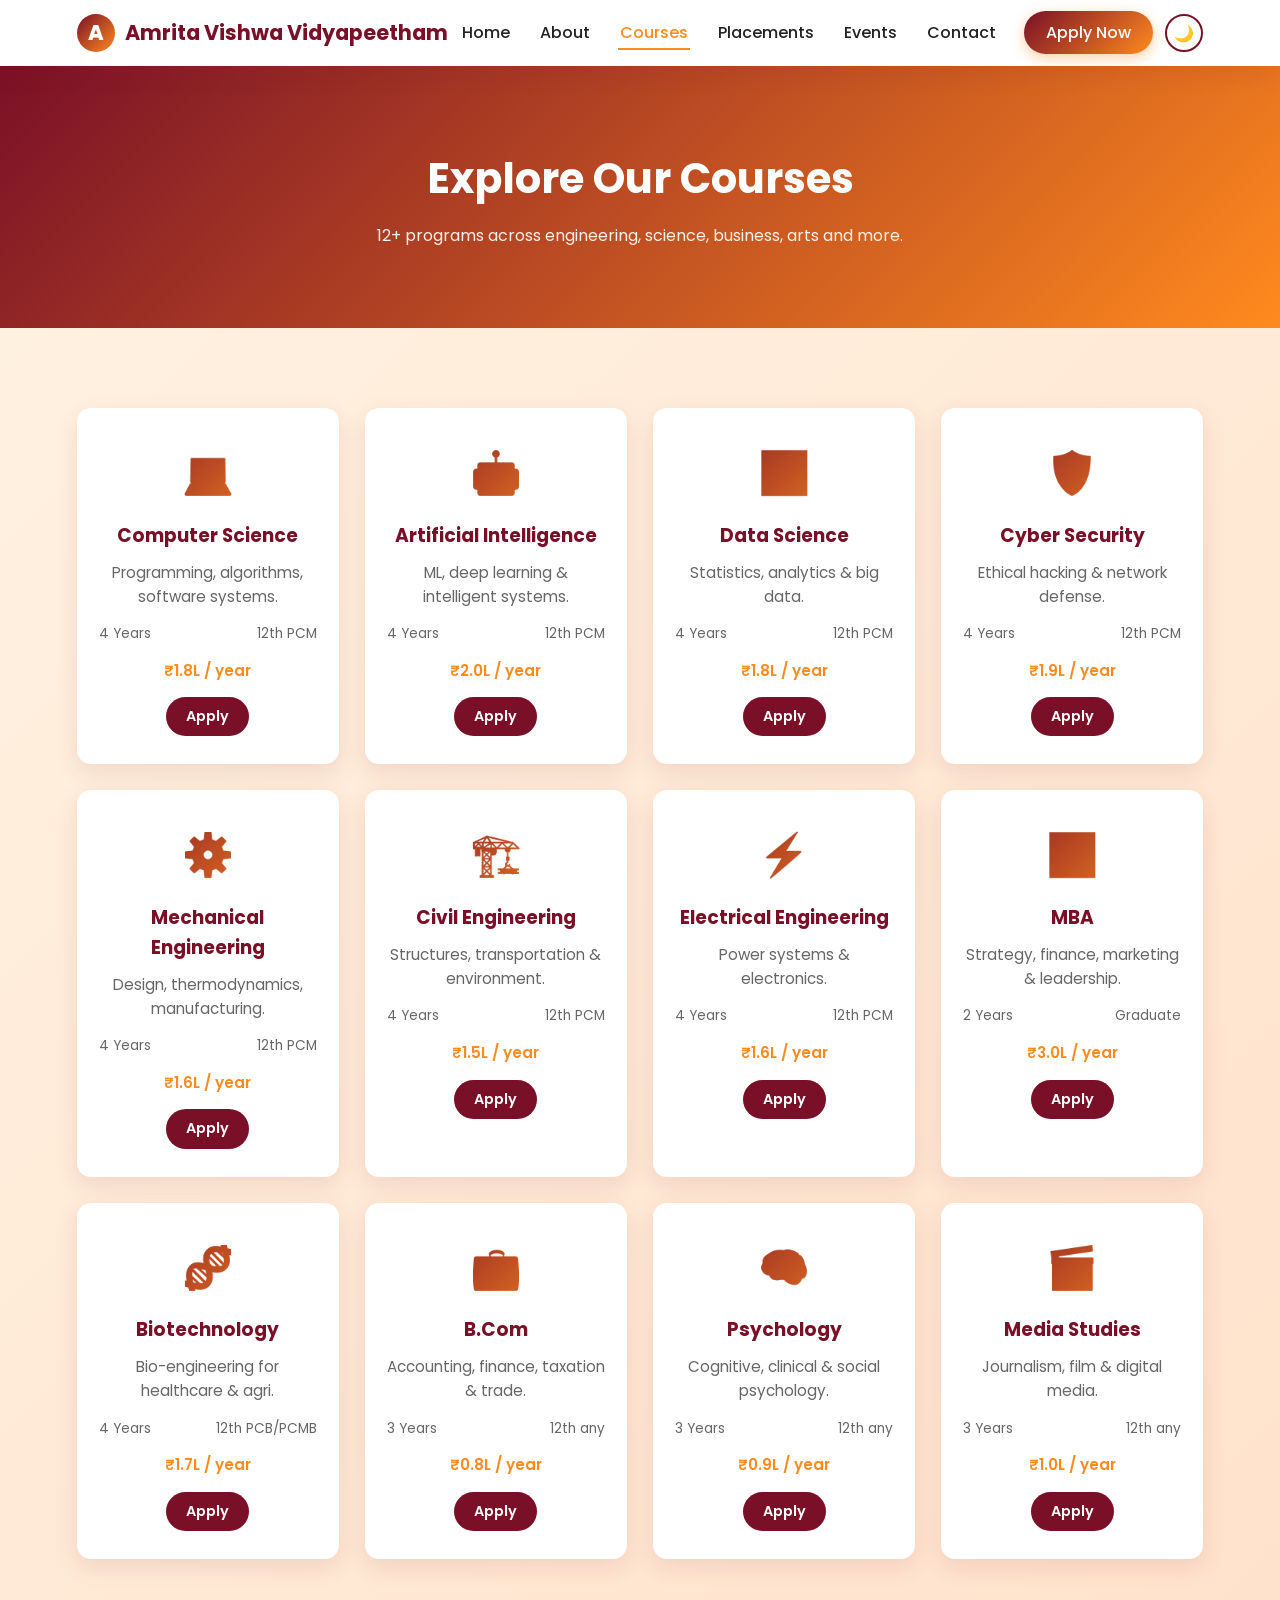
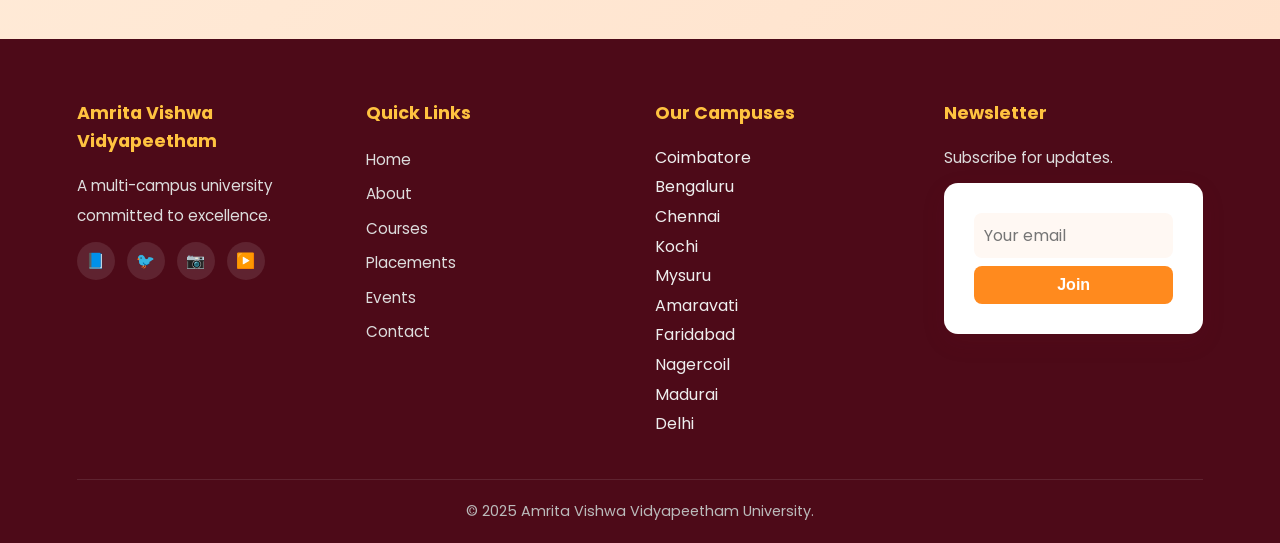
<file: finproj/courses.html>
<!DOCTYPE html>
<html lang="en">
<head>
  <meta charset="UTF-8" />
  <meta name="viewport" content="width=device-width, initial-scale=1.0" />
  <title>Courses - Amrita Vishwa Vidyapeetham University</title>
  <link rel="stylesheet" href="style.css" />
  <link href="https://fonts.googleapis.com/css2?family=Poppins:wght@400;500;600;700;800&display=swap" rel="stylesheet">
</head>
<body>
  <div id="loader"><div class="spinner"></div></div>

  <nav class="navbar">
    <a href="index.html" class="logo"><span class="logo-circle">A</span> Amrita Vishwa Vidyapeetham</a>
    <ul class="nav-links" id="navLinks">
      <li><a href="index.html">Home</a></li>
      <li><a href="about.html">About</a></li>
      <li><a href="courses.html">Courses</a></li>
      <li><a href="placements.html">Placements</a></li>
      <li><a href="events.html">Events</a></li>
      <li><a href="contact.html">Contact</a></li>
      <li><a href="apply.html" class="apply-btn">Apply Now</a></li>
    </ul>
    <div class="nav-right">
      <button class="mode-toggle" id="modeToggle">🌙</button>
      <button class="hamburger" id="hamburger"><span></span><span></span><span></span></button>
    </div>
  </nav>

  <header class="banner">
    <h1>Explore Our Courses</h1>
    <p>12+ programs across engineering, science, business, arts and more.</p>
  </header>

  <section class="courses-section reveal">
    <div class="courses-grid">
      <!-- Each card has: icon, title, desc, duration, eligibility, fees, button -->
      <div class="course-card"><div class="course-icon">💻</div><h3>Computer Science</h3><p>Programming, algorithms, software systems.</p><div class="course-meta"><span>4 Years</span><span>12th PCM</span></div><p style="font-weight:600;color:var(--orange)">₹1.8L / year</p><a href="apply.html" class="btn">Apply</a></div>
      <div class="course-card"><div class="course-icon">🤖</div><h3>Artificial Intelligence</h3><p>ML, deep learning &amp; intelligent systems.</p><div class="course-meta"><span>4 Years</span><span>12th PCM</span></div><p style="font-weight:600;color:var(--orange)">₹2.0L / year</p><a href="apply.html" class="btn">Apply</a></div>
      <div class="course-card"><div class="course-icon">📊</div><h3>Data Science</h3><p>Statistics, analytics &amp; big data.</p><div class="course-meta"><span>4 Years</span><span>12th PCM</span></div><p style="font-weight:600;color:var(--orange)">₹1.8L / year</p><a href="apply.html" class="btn">Apply</a></div>
      <div class="course-card"><div class="course-icon">🛡️</div><h3>Cyber Security</h3><p>Ethical hacking &amp; network defense.</p><div class="course-meta"><span>4 Years</span><span>12th PCM</span></div><p style="font-weight:600;color:var(--orange)">₹1.9L / year</p><a href="apply.html" class="btn">Apply</a></div>
      <div class="course-card"><div class="course-icon">⚙️</div><h3>Mechanical Engineering</h3><p>Design, thermodynamics, manufacturing.</p><div class="course-meta"><span>4 Years</span><span>12th PCM</span></div><p style="font-weight:600;color:var(--orange)">₹1.6L / year</p><a href="apply.html" class="btn">Apply</a></div>
      <div class="course-card"><div class="course-icon">🏗️</div><h3>Civil Engineering</h3><p>Structures, transportation &amp; environment.</p><div class="course-meta"><span>4 Years</span><span>12th PCM</span></div><p style="font-weight:600;color:var(--orange)">₹1.5L / year</p><a href="apply.html" class="btn">Apply</a></div>
      <div class="course-card"><div class="course-icon">⚡</div><h3>Electrical Engineering</h3><p>Power systems &amp; electronics.</p><div class="course-meta"><span>4 Years</span><span>12th PCM</span></div><p style="font-weight:600;color:var(--orange)">₹1.6L / year</p><a href="apply.html" class="btn">Apply</a></div>
      <div class="course-card"><div class="course-icon">📈</div><h3>MBA</h3><p>Strategy, finance, marketing &amp; leadership.</p><div class="course-meta"><span>2 Years</span><span>Graduate</span></div><p style="font-weight:600;color:var(--orange)">₹3.0L / year</p><a href="apply.html" class="btn">Apply</a></div>
      <div class="course-card"><div class="course-icon">🧬</div><h3>Biotechnology</h3><p>Bio-engineering for healthcare &amp; agri.</p><div class="course-meta"><span>4 Years</span><span>12th PCB/PCMB</span></div><p style="font-weight:600;color:var(--orange)">₹1.7L / year</p><a href="apply.html" class="btn">Apply</a></div>
      <div class="course-card"><div class="course-icon">💼</div><h3>B.Com</h3><p>Accounting, finance, taxation &amp; trade.</p><div class="course-meta"><span>3 Years</span><span>12th any</span></div><p style="font-weight:600;color:var(--orange)">₹0.8L / year</p><a href="apply.html" class="btn">Apply</a></div>
      <div class="course-card"><div class="course-icon">🧠</div><h3>Psychology</h3><p>Cognitive, clinical &amp; social psychology.</p><div class="course-meta"><span>3 Years</span><span>12th any</span></div><p style="font-weight:600;color:var(--orange)">₹0.9L / year</p><a href="apply.html" class="btn">Apply</a></div>
      <div class="course-card"><div class="course-icon">🎬</div><h3>Media Studies</h3><p>Journalism, film &amp; digital media.</p><div class="course-meta"><span>3 Years</span><span>12th any</span></div><p style="font-weight:600;color:var(--orange)">₹1.0L / year</p><a href="apply.html" class="btn">Apply</a></div>
    </div>
  </section>

  <footer>
    <div class="footer-grid">
      <div><h4>Amrita Vishwa Vidyapeetham</h4><p>A multi-campus university committed to excellence.</p><div class="socials"><a href="#">📘</a><a href="#">🐦</a><a href="#">📷</a><a href="#">▶️</a></div></div>
      <div><h4>Quick Links</h4><ul><li><a href="index.html">Home</a></li><li><a href="about.html">About</a></li><li><a href="courses.html">Courses</a></li><li><a href="placements.html">Placements</a></li><li><a href="events.html">Events</a></li><li><a href="contact.html">Contact</a></li></ul></div>
      <div><h4>Our Campuses</h4><ul><li>Coimbatore</li><li>Bengaluru</li><li>Chennai</li><li>Kochi</li><li>Mysuru</li><li>Amaravati</li><li>Faridabad</li><li>Nagercoil</li><li>Madurai</li><li>Delhi</li></ul></div>
      <div><h4>Newsletter</h4><p>Subscribe for updates.</p><form class="newsletter" onsubmit="event.preventDefault(); alert('✅ Subscribed!'); this.reset();"><input type="email" placeholder="Your email" required /><button type="submit">Join</button></form></div>
    </div>
    <div class="copyright">© 2025 Amrita Vishwa Vidyapeetham University.</div>
  </footer>
  <button id="topBtn">↑</button>
  <script src="script.js"></script>
</body>
</html>
</file>
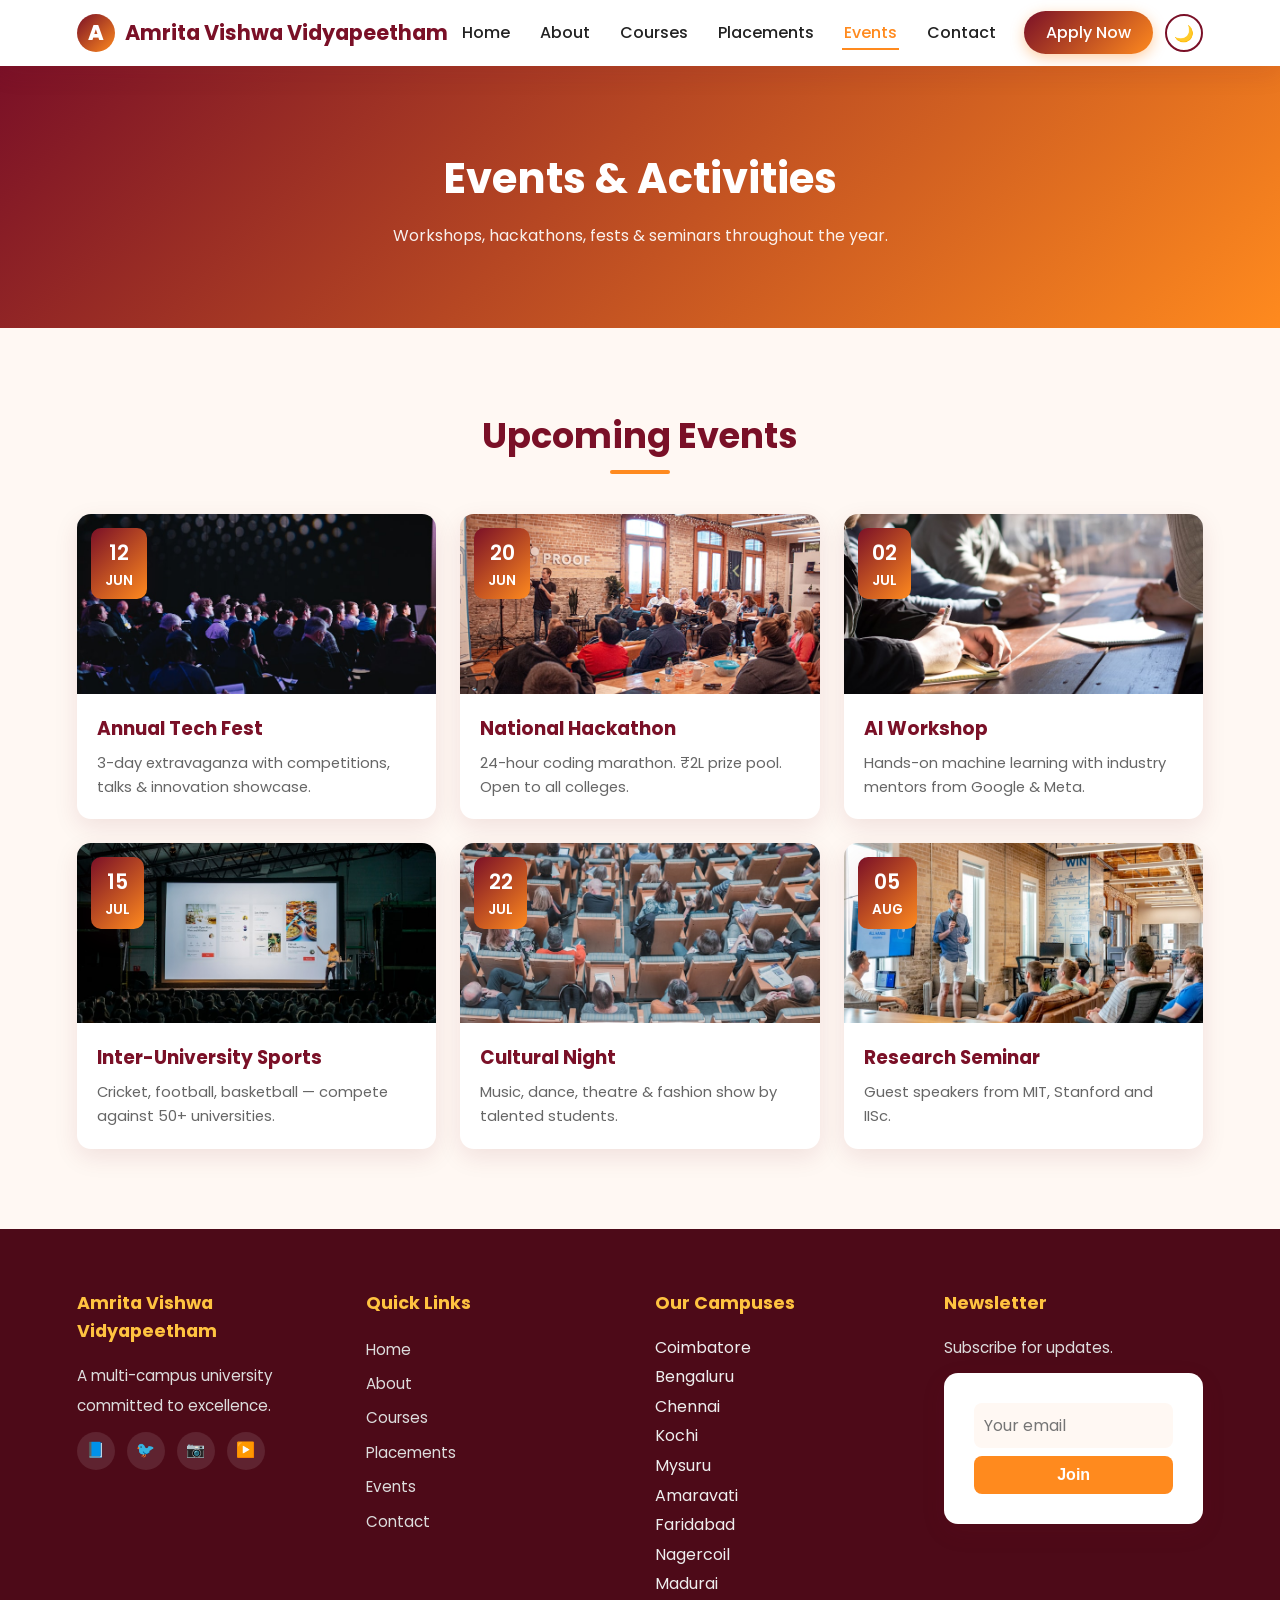
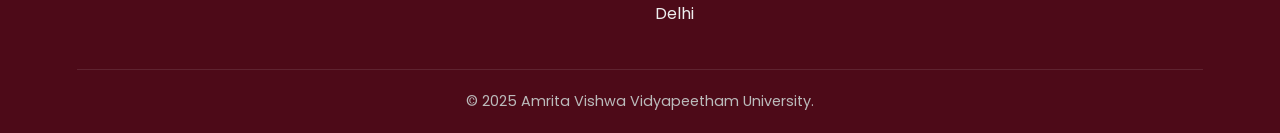
<file: finproj/events.html>
<!DOCTYPE html>
<html lang="en">
<head>
  <meta charset="UTF-8" />
  <meta name="viewport" content="width=device-width, initial-scale=1.0" />
  <title>Events - Amrita Vishwa Vidyapeetham University</title>
  <link rel="stylesheet" href="style.css" />
  <link href="https://fonts.googleapis.com/css2?family=Poppins:wght@400;500;600;700;800&display=swap" rel="stylesheet">
</head>
<body>
  <div id="loader"><div class="spinner"></div></div>

  <nav class="navbar">
    <a href="index.html" class="logo"><span class="logo-circle">A</span> Amrita Vishwa Vidyapeetham</a>
    <ul class="nav-links" id="navLinks">
      <li><a href="index.html">Home</a></li>
      <li><a href="about.html">About</a></li>
      <li><a href="courses.html">Courses</a></li>
      <li><a href="placements.html">Placements</a></li>
      <li><a href="events.html">Events</a></li>
      <li><a href="contact.html">Contact</a></li>
      <li><a href="apply.html" class="apply-btn">Apply Now</a></li>
    </ul>
    <div class="nav-right">
      <button class="mode-toggle" id="modeToggle">🌙</button>
      <button class="hamburger" id="hamburger"><span></span><span></span><span></span></button>
    </div>
  </nav>

  <header class="banner">
    <h1>Events &amp; Activities</h1>
    <p>Workshops, hackathons, fests &amp; seminars throughout the year.</p>
  </header>

  <section class="reveal">
    <div class="section-title"><h2>Upcoming Events</h2></div>
    <div class="events-grid">
      <div class="event-card"><div class="date-badge"><span class="day">12</span>JUN</div><div class="event-img"><img src="images/event1.jpg" alt="" /></div><div class="event-body"><h3>Annual Tech Fest</h3><p>3-day extravaganza with competitions, talks &amp; innovation showcase.</p></div></div>
      <div class="event-card"><div class="date-badge"><span class="day">20</span>JUN</div><div class="event-img"><img src="images/event2.jpg" alt="" /></div><div class="event-body"><h3>National Hackathon</h3><p>24-hour coding marathon. ₹2L prize pool. Open to all colleges.</p></div></div>
      <div class="event-card"><div class="date-badge"><span class="day">02</span>JUL</div><div class="event-img"><img src="images/event3.jpg" alt="" /></div><div class="event-body"><h3>AI Workshop</h3><p>Hands-on machine learning with industry mentors from Google &amp; Meta.</p></div></div>
      <div class="event-card"><div class="date-badge"><span class="day">15</span>JUL</div><div class="event-img"><img src="images/event4.jpg" alt="" /></div><div class="event-body"><h3>Inter-University Sports</h3><p>Cricket, football, basketball — compete against 50+ universities.</p></div></div>
      <div class="event-card"><div class="date-badge"><span class="day">22</span>JUL</div><div class="event-img"><img src="images/event5.jpg" alt="" /></div><div class="event-body"><h3>Cultural Night</h3><p>Music, dance, theatre &amp; fashion show by talented students.</p></div></div>
      <div class="event-card"><div class="date-badge"><span class="day">05</span>AUG</div><div class="event-img"><img src="images/event6.jpg" alt="" /></div><div class="event-body"><h3>Research Seminar</h3><p>Guest speakers from MIT, Stanford and IISc.</p></div></div>
    </div>
  </section>

  <footer>
    <div class="footer-grid">
      <div><h4>Amrita Vishwa Vidyapeetham</h4><p>A multi-campus university committed to excellence.</p><div class="socials"><a href="#">📘</a><a href="#">🐦</a><a href="#">📷</a><a href="#">▶️</a></div></div>
      <div><h4>Quick Links</h4><ul><li><a href="index.html">Home</a></li><li><a href="about.html">About</a></li><li><a href="courses.html">Courses</a></li><li><a href="placements.html">Placements</a></li><li><a href="events.html">Events</a></li><li><a href="contact.html">Contact</a></li></ul></div>
      <div><h4>Our Campuses</h4><ul><li>Coimbatore</li><li>Bengaluru</li><li>Chennai</li><li>Kochi</li><li>Mysuru</li><li>Amaravati</li><li>Faridabad</li><li>Nagercoil</li><li>Madurai</li><li>Delhi</li></ul></div>
      <div><h4>Newsletter</h4><p>Subscribe for updates.</p><form class="newsletter" onsubmit="event.preventDefault(); alert('✅ Subscribed!'); this.reset();"><input type="email" placeholder="Your email" required /><button type="submit">Join</button></form></div>
    </div>
    <div class="copyright">© 2025 Amrita Vishwa Vidyapeetham University.</div>
  </footer>
  <button id="topBtn">↑</button>
  <script src="script.js"></script>
</body>
</html>
</file>
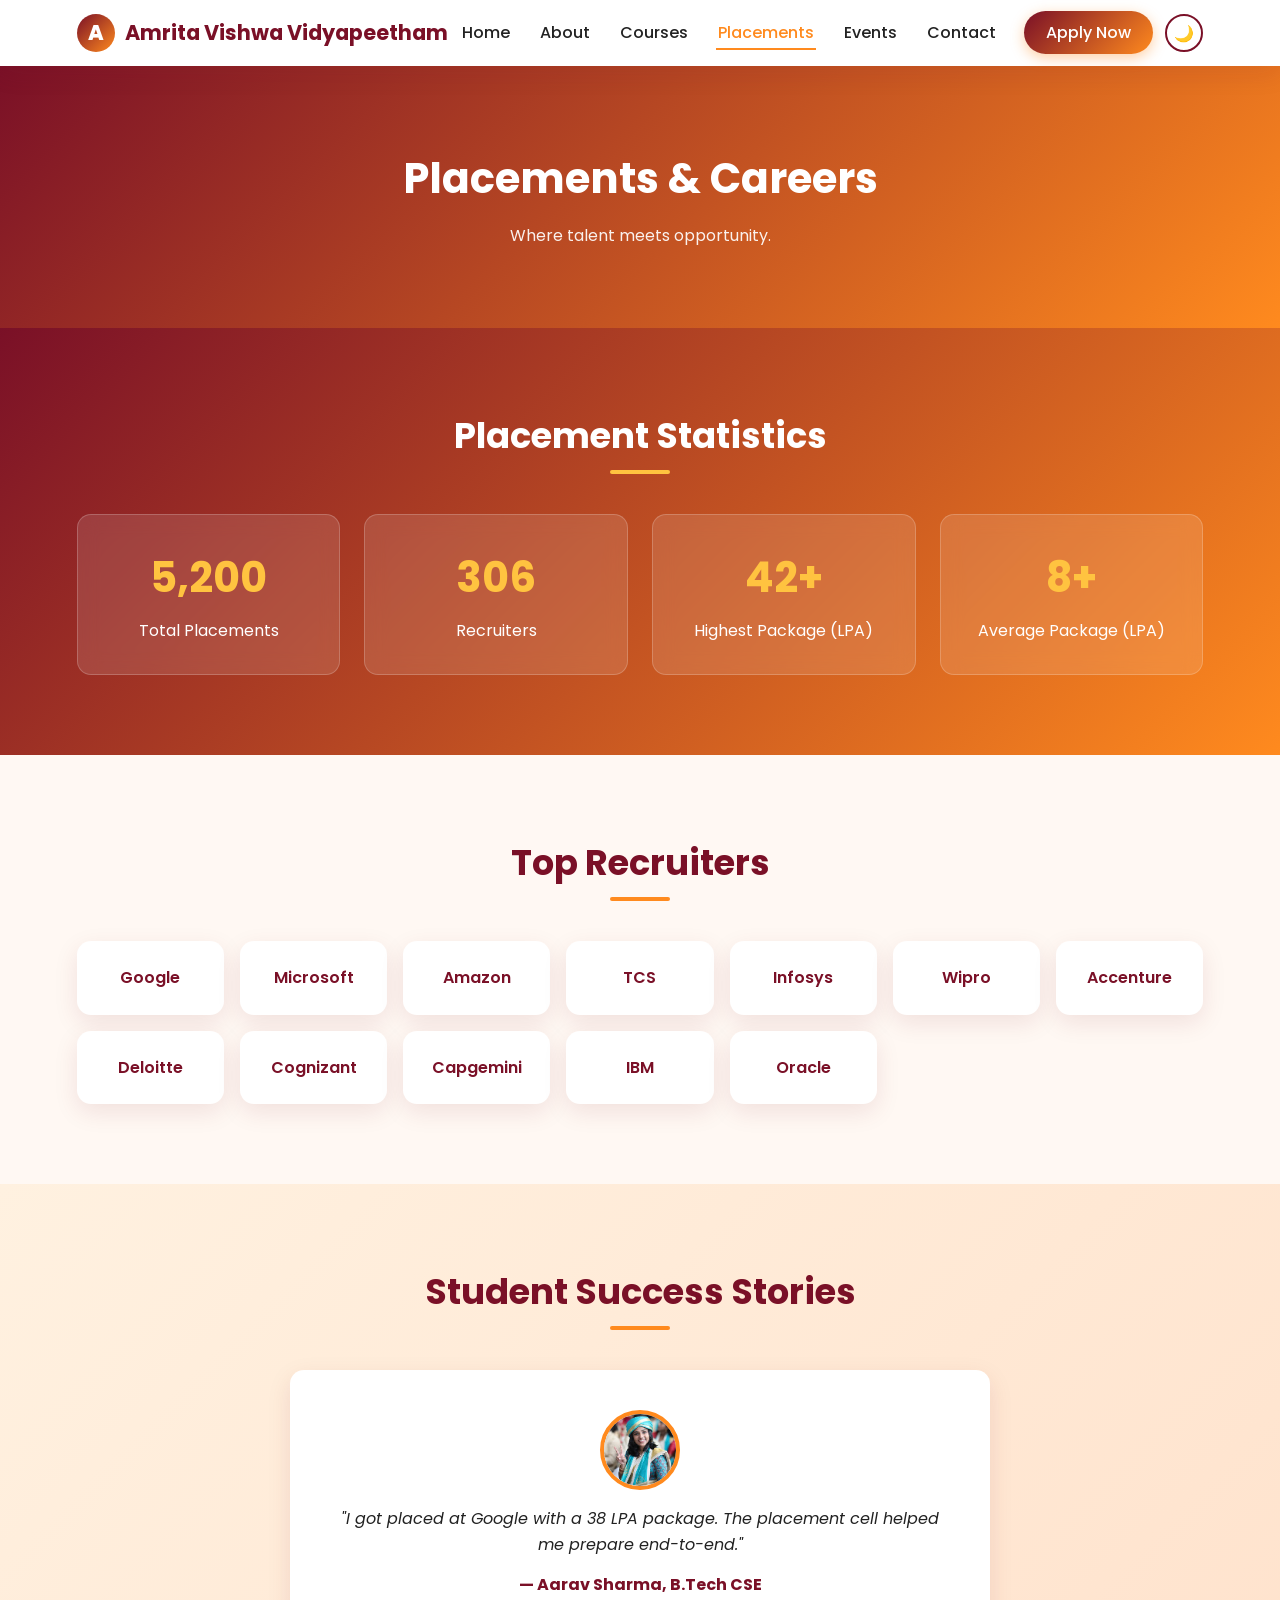
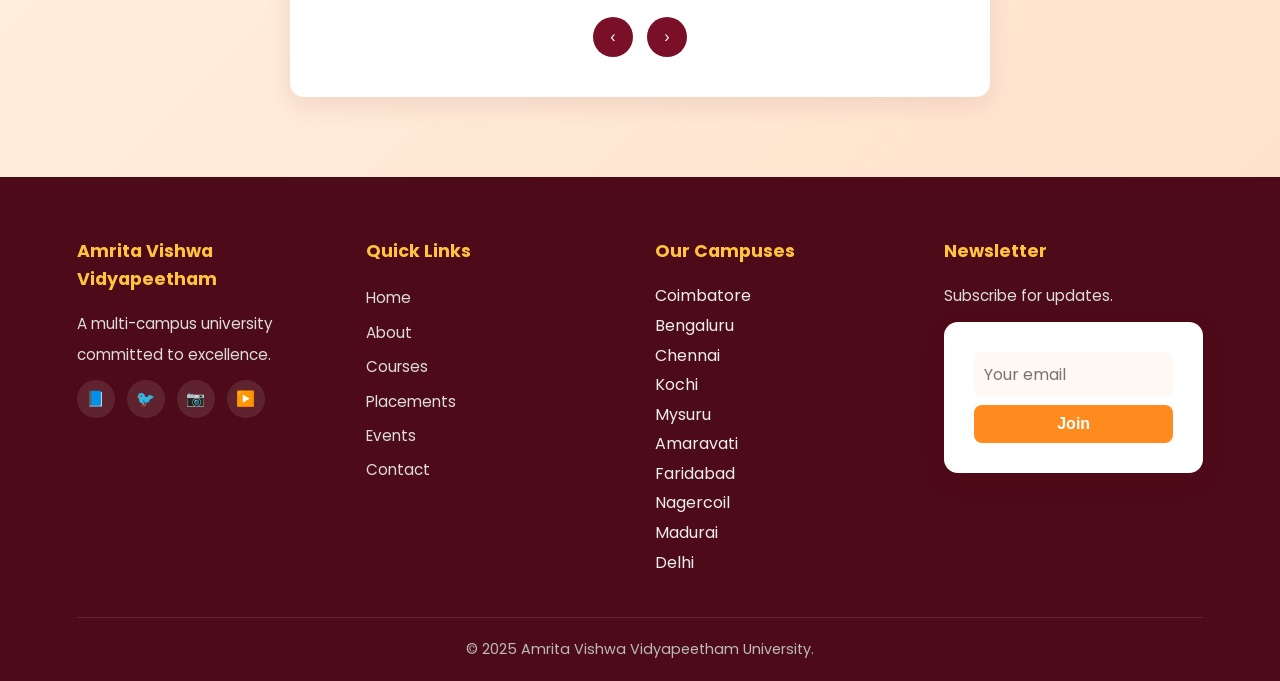
<file: finproj/placements.html>
<!DOCTYPE html>
<html lang="en">
<head>
  <meta charset="UTF-8" />
  <meta name="viewport" content="width=device-width, initial-scale=1.0" />
  <title>Placements - Amrita Vishwa Vidyapeetham University</title>
  <link rel="stylesheet" href="style.css" />
  <link href="https://fonts.googleapis.com/css2?family=Poppins:wght@400;500;600;700;800&display=swap" rel="stylesheet">
</head>
<body>
  <div id="loader"><div class="spinner"></div></div>

  <nav class="navbar">
    <a href="index.html" class="logo"><span class="logo-circle">A</span> Amrita Vishwa Vidyapeetham</a>
    <ul class="nav-links" id="navLinks">
      <li><a href="index.html">Home</a></li>
      <li><a href="about.html">About</a></li>
      <li><a href="courses.html">Courses</a></li>
      <li><a href="placements.html">Placements</a></li>
      <li><a href="events.html">Events</a></li>
      <li><a href="contact.html">Contact</a></li>
      <li><a href="apply.html" class="apply-btn">Apply Now</a></li>
    </ul>
    <div class="nav-right">
      <button class="mode-toggle" id="modeToggle">🌙</button>
      <button class="hamburger" id="hamburger"><span></span><span></span><span></span></button>
    </div>
  </nav>

  <header class="banner">
    <h1>Placements &amp; Careers</h1>
    <p>Where talent meets opportunity.</p>
  </header>

  <section class="achievements reveal">
    <div class="section-title"><h2>Placement Statistics</h2></div>
    <div class="counter-grid">
      <div class="counter-box"><h2 class="counter" data-target="8000">0</h2><p>Total Placements</p></div>
      <div class="counter-box"><h2 class="counter" data-target="450">0</h2><p>Recruiters</p></div>
      <div class="counter-box"><h2 class="counter" data-target="42">0</h2><p>Highest Package (LPA)</p></div>
      <div class="counter-box"><h2 class="counter" data-target="8">0</h2><p>Average Package (LPA)</p></div>
    </div>
  </section>

  <section class="reveal">
    <div class="section-title"><h2>Top Recruiters</h2></div>
    <div class="recruiters">
      <div class="recruiter">Google</div>
      <div class="recruiter">Microsoft</div>
      <div class="recruiter">Amazon</div>
      <div class="recruiter">TCS</div>
      <div class="recruiter">Infosys</div>
      <div class="recruiter">Wipro</div>
      <div class="recruiter">Accenture</div>
      <div class="recruiter">Deloitte</div>
      <div class="recruiter">Cognizant</div>
      <div class="recruiter">Capgemini</div>
      <div class="recruiter">IBM</div>
      <div class="recruiter">Oracle</div>
    </div>
  </section>

  <section class="testimonials reveal">
    <div class="section-title"><h2>Student Success Stories</h2></div>
    <div class="slider">
      <div class="slide active">
        <img src="images/student1.jpg" alt="" />
        <p>"I got placed at Google with a 38 LPA package. The placement cell helped me prepare end-to-end."</p>
        <h4>— Aarav Sharma, B.Tech CSE</h4>
      </div>
      <div class="slide">
        <img src="images/student2.jpg" alt="" />
        <p>"Microsoft hired me right out of my internship. So grateful to my faculty mentors!"</p>
        <h4>— Sneha Reddy, B.Tech AI</h4>
      </div>
      <div class="slide">
        <img src="images/student3.jpg" alt="" />
        <p>"From a small town to Deloitte's analytics team — Amrita Vishwa Vidyapeetham made it possible."</p>
        <h4>— Rahul Iyer, MBA</h4>
      </div>
      <div class="slider-btns">
        <button onclick="prevSlide()">‹</button>
        <button onclick="nextSlide()">›</button>
      </div>
    </div>
  </section>

  <footer>
    <div class="footer-grid">
      <div><h4>Amrita Vishwa Vidyapeetham</h4><p>A multi-campus university committed to excellence.</p><div class="socials"><a href="#">📘</a><a href="#">🐦</a><a href="#">📷</a><a href="#">▶️</a></div></div>
      <div><h4>Quick Links</h4><ul><li><a href="index.html">Home</a></li><li><a href="about.html">About</a></li><li><a href="courses.html">Courses</a></li><li><a href="placements.html">Placements</a></li><li><a href="events.html">Events</a></li><li><a href="contact.html">Contact</a></li></ul></div>
      <div><h4>Our Campuses</h4><ul><li>Coimbatore</li><li>Bengaluru</li><li>Chennai</li><li>Kochi</li><li>Mysuru</li><li>Amaravati</li><li>Faridabad</li><li>Nagercoil</li><li>Madurai</li><li>Delhi</li></ul></div>
      <div><h4>Newsletter</h4><p>Subscribe for updates.</p><form class="newsletter" onsubmit="event.preventDefault(); alert('✅ Subscribed!'); this.reset();"><input type="email" placeholder="Your email" required /><button type="submit">Join</button></form></div>
    </div>
    <div class="copyright">© 2025 Amrita Vishwa Vidyapeetham University.</div>
  </footer>
  <button id="topBtn">↑</button>
  <script src="script.js"></script>
</body>
</html>
</file>
<file: finproj/style.css>
/* =========================================
   - CSS Variables
   - Flexbox & Grid
   - Media Queries (responsive)
   - Transitions & Hover effects
   - Gradients & Glassmorphism
   ========================================= */

/* ---------- CSS VARIABLES ---------- */
:root {
  --maroon: #7a1027;
  --maroon-dark: #4d0a18;
  --orange: #ff8a1e;
  --gold: #ffc340;
  --white: #ffffff;
  --bg: #fff8f3;
  --text: #222222;
  --muted: #666666;
  --card-bg: #ffffff;
  --shadow: 0 8px 24px rgba(122, 16, 39, 0.10);
  --shadow-hover: 0 14px 32px rgba(122, 16, 39, 0.20);
  --radius: 14px;
  --gradient: linear-gradient(135deg, #7a1027 0%, #ff8a1e 100%);
  --gradient-soft: linear-gradient(135deg, #fff1e0 0%, #ffe2cc 100%);
  --transition: all 0.3s ease;
}

/* ---------- DARK MODE ---------- */
body.dark {
  --bg: #1a1010;
  --text: #f5f5f5;
  --muted: #bbbbbb;
  --card-bg: #2a1a1a;
  --white: #2a1a1a;
  --shadow: 0 8px 24px rgba(0, 0, 0, 0.4);
  --gradient-soft: linear-gradient(135deg, #2a1a1a 0%, #3a2020 100%);
}

/* ---------- RESET ---------- */
* { margin: 0; padding: 0; box-sizing: border-box; }
html { scroll-behavior: smooth; }
body {
  font-family: 'Poppins', 'Segoe UI', sans-serif;
  background: var(--bg);
  color: var(--text);
  line-height: 1.6;
  transition: background 0.3s, color 0.3s;
}
img { max-width: 100%; display: block; }
a { text-decoration: none; color: inherit; }
ul { list-style: none; }

/* ---------- LOADING SCREEN ---------- */
#loader {
  position: fixed; inset: 0; background: var(--gradient);
  display: flex; align-items: center; justify-content: center;
  z-index: 9999; transition: opacity 0.6s ease;
}
#loader.hide { opacity: 0; pointer-events: none; }
.spinner {
  width: 60px; height: 60px;
  border: 6px solid rgba(255,255,255,0.3);
  border-top: 6px solid var(--white);
  border-radius: 50%;
  animation: spin 1s linear infinite;
}
@keyframes spin { to { transform: rotate(360deg); } }

/* ---------- NAVBAR ---------- */
.navbar {
  position: sticky; top: 0; z-index: 999;
  background: var(--white);
  box-shadow: var(--shadow);
  padding: 14px 6%;
  display: flex; justify-content: space-between; align-items: center;
  transition: var(--transition);
}
.logo {
  display: flex; align-items: center; gap: 10px;
  font-weight: 700; font-size: 1.3rem; color: var(--maroon);
}
.logo-circle {
  width: 38px; height: 38px; border-radius: 50%;
  background: var(--gradient);
  display: flex; align-items: center; justify-content: center;
  color: white; font-weight: 800;
}
body.dark .logo { color: var(--gold); }

.nav-links { display: flex; gap: 26px; align-items: center; }
.nav-links a {
  font-weight: 500; color: var(--text);
  position: relative; padding: 6px 2px;
  transition: var(--transition);
}
.nav-links a::after {
  content: ''; position: absolute; bottom: 0; left: 0;
  width: 0; height: 2px; background: var(--orange);
  transition: width 0.3s;
}
.nav-links a:hover::after,
.nav-links a.active::after { width: 100%; }
.nav-links a:hover, .nav-links a.active { color: var(--orange); }

.apply-btn {
  background: var(--gradient);
  color: white !important;
  padding: 10px 22px !important;
  border-radius: 30px;
  font-weight: 600;
  box-shadow: 0 4px 14px rgba(255, 138, 30, 0.4);
}
.apply-btn:hover { transform: translateY(-2px); }
.apply-btn::after { display: none; }

.nav-right { display: flex; align-items: center; gap: 16px; }
.mode-toggle {
  background: none; border: 2px solid var(--maroon);
  color: var(--maroon); width: 38px; height: 38px;
  border-radius: 50%; cursor: pointer; font-size: 1rem;
  transition: var(--transition);
}
.mode-toggle:hover { background: var(--maroon); color: white; }
body.dark .mode-toggle { border-color: var(--gold); color: var(--gold); }

.hamburger {
  display: none; flex-direction: column; gap: 5px;
  background: none; border: none; cursor: pointer;
}
.hamburger span {
  width: 26px; height: 3px; background: var(--maroon);
  border-radius: 2px; transition: var(--transition);
}

/* ---------- HERO ---------- */
.hero {
  min-height: 90vh;
  background:
    linear-gradient(135deg, rgba(122,16,39,0.85), rgba(255,138,30,0.7)),
    url('images/hero.jpg') center/cover no-repeat;
  display: flex; align-items: center; justify-content: center;
  text-align: center; color: white; padding: 60px 20px;
  position: relative;
}
.hero-content { max-width: 850px; animation: fadeUp 1s ease; }
.hero h1 {
  font-size: clamp(2rem, 5vw, 3.6rem);
  font-weight: 800; margin-bottom: 18px;
  text-shadow: 0 4px 20px rgba(0,0,0,0.3);
}
.hero p {
  font-size: 1.15rem; margin-bottom: 30px; opacity: 0.95;
}
.hero-btns { display: flex; gap: 16px; justify-content: center; flex-wrap: wrap; }
.btn {
  padding: 12px 28px; border-radius: 30px; font-weight: 600;
  border: none; cursor: pointer; font-size: 1rem;
  transition: var(--transition); display: inline-block;
}
.btn-primary { background: var(--gold); color: var(--maroon-dark); }
.btn-primary:hover { background: white; transform: translateY(-3px); box-shadow: 0 10px 24px rgba(0,0,0,0.25); }
.btn-outline { background: transparent; color: white; border: 2px solid white; }
.btn-outline:hover { background: white; color: var(--maroon); }

.scroll-down {
  position: absolute; bottom: 24px; left: 50%; transform: translateX(-50%);
  color: white; font-size: 1.8rem; animation: bounce 2s infinite;
}
@keyframes bounce {
  0%, 100% { transform: translate(-50%, 0); }
  50% { transform: translate(-50%, 10px); }
}
@keyframes fadeUp {
  from { opacity: 0; transform: translateY(30px); }
  to { opacity: 1; transform: translateY(0); }
}

/* ---------- PAGE BANNER (other pages) ---------- */
.banner {
  background: var(--gradient);
  color: white; text-align: center;
  padding: 80px 20px;
}
.banner h1 { font-size: 2.6rem; margin-bottom: 10px; }
.banner p { opacity: 0.92; }

/* ---------- SECTIONS ---------- */
section { padding: 80px 6%; }
.section-title {
  text-align: center; margin-bottom: 50px;
}
.section-title h2 {
  font-size: 2.2rem; color: var(--maroon);
  display: inline-block; position: relative;
}
body.dark .section-title h2 { color: var(--gold); }
.section-title h2::after {
  content: ''; position: absolute; bottom: -10px; left: 50%;
  transform: translateX(-50%); width: 60px; height: 4px;
  background: var(--orange); border-radius: 2px;
}
.section-title p { color: var(--muted); margin-top: 18px; }

/* ---------- ABOUT ---------- */
.about-grid {
  display: grid; grid-template-columns: 1fr 1fr;
  gap: 50px; align-items: center;
}
.about-img img { border-radius: var(--radius); box-shadow: var(--shadow); }
.about-text h3 { color: var(--maroon); margin-bottom: 14px; font-size: 1.6rem; }
body.dark .about-text h3 { color: var(--gold); }
.about-text p { color: var(--muted); margin-bottom: 14px; }

.why-cards {
  display: grid; grid-template-columns: repeat(auto-fit, minmax(220px, 1fr));
  gap: 20px; margin-top: 40px;
}
.why-card {
  background: var(--card-bg); padding: 24px; border-radius: var(--radius);
  box-shadow: var(--shadow); text-align: center;
  transition: var(--transition);
}
.why-card:hover { transform: translateY(-6px); box-shadow: var(--shadow-hover); }
.why-card .icon { font-size: 2.2rem; margin-bottom: 10px; }
.why-card h4 { color: var(--maroon); margin-bottom: 8px; }
body.dark .why-card h4 { color: var(--gold); }

/* ---------- COURSES ---------- */
.courses-section { background: var(--gradient-soft); }
.courses-grid {
  display: grid;
  grid-template-columns: repeat(auto-fit, minmax(250px, 1fr));
  gap: 26px;
}
.course-card {
  background: var(--card-bg); border-radius: var(--radius);
  padding: 28px 22px; text-align: center; box-shadow: var(--shadow);
  transition: var(--transition); border-top: 4px solid transparent;
}
.course-card:hover {
  transform: translateY(-8px); box-shadow: var(--shadow-hover);
  border-top-color: var(--orange);
}
.course-icon {
  font-size: 2.6rem; margin-bottom: 14px;
  background: var(--gradient);
  -webkit-background-clip: text; -webkit-text-fill-color: transparent;
}
.course-card h3 { color: var(--maroon); margin-bottom: 10px; }
body.dark .course-card h3 { color: var(--gold); }
.course-card p { color: var(--muted); font-size: 0.95rem; margin-bottom: 14px; }
.course-meta {
  display: flex; justify-content: space-between;
  font-size: 0.85rem; color: var(--muted); margin-bottom: 14px;
}
.course-card .btn {
  background: var(--maroon); color: white;
  padding: 8px 20px; font-size: 0.9rem;
}
.course-card .btn:hover { background: var(--orange); }

/* ---------- DEPARTMENTS ---------- */
.dept-grid {
  display: grid;
  grid-template-columns: repeat(auto-fit, minmax(240px, 1fr));
  gap: 20px;
}
.dept-card {
  padding: 28px; border-radius: var(--radius);
  background: var(--gradient); color: white;
  box-shadow: var(--shadow); transition: var(--transition);
}
.dept-card:hover { transform: scale(1.03); }
.dept-card h3 { margin-bottom: 10px; }
.dept-card p { opacity: 0.92; font-size: 0.95rem; }

/* ---------- ACHIEVEMENTS (Counters) ---------- */
.achievements {
  background: var(--gradient); color: white;
}
.achievements .section-title h2 { color: white; }
.achievements .section-title h2::after { background: var(--gold); }
.counter-grid {
  display: grid;
  grid-template-columns: repeat(auto-fit, minmax(180px, 1fr));
  gap: 24px; text-align: center;
}
.counter-box {
  padding: 30px 20px; border-radius: var(--radius);
  background: rgba(255,255,255,0.12);
  backdrop-filter: blur(10px);
  border: 1px solid rgba(255,255,255,0.2);
}
.counter-box h2 {
  font-size: 2.6rem; color: var(--gold); margin-bottom: 6px;
}

/* ---------- CAMPUSES ---------- */
.campus-grid {
  display: grid; grid-template-columns: repeat(auto-fit, minmax(260px, 1fr));
  gap: 22px;
}
.campus-card {
  position: relative; overflow: hidden;
  border-radius: var(--radius); cursor: pointer;
  height: 240px; box-shadow: var(--shadow);
}
.campus-card img {
  width: 100%; height: 100%; object-fit: cover;
  transition: transform 0.5s ease;
}
.campus-card:hover img { transform: scale(1.15); }
.campus-overlay {
  position: absolute; inset: 0;
  background: linear-gradient(transparent, rgba(122,16,39,0.85));
  display: flex; align-items: flex-end; padding: 20px;
  color: white; font-weight: 600; font-size: 1.2rem;
  transition: var(--transition);
}
.campus-card:hover .campus-overlay {
  background: linear-gradient(rgba(122,16,39,0.4), rgba(255,138,30,0.85));
}

/* ---------- EVENTS ---------- */
.events-grid {
  display: grid; grid-template-columns: repeat(auto-fit, minmax(280px, 1fr));
  gap: 24px;
}
.event-card {
  background: var(--card-bg); border-radius: var(--radius);
  overflow: hidden; box-shadow: var(--shadow);
  transition: var(--transition); position: relative;
}
.event-card:hover { transform: translateY(-6px); box-shadow: var(--shadow-hover); }
.event-img { height: 180px; overflow: hidden; }
.event-img img { width: 100%; height: 100%; object-fit: cover; transition: transform 0.4s; }
.event-card:hover .event-img img { transform: scale(1.08); }
.date-badge {
  position: absolute; top: 14px; left: 14px;
  background: var(--gradient); color: white;
  padding: 8px 14px; border-radius: 10px;
  text-align: center; font-weight: 600; font-size: 0.85rem;
  box-shadow: var(--shadow);
}
.date-badge .day { display: block; font-size: 1.3rem; }
.event-body { padding: 20px; }
.event-body h3 { color: var(--maroon); margin-bottom: 8px; }
body.dark .event-body h3 { color: var(--gold); }
.event-body p { color: var(--muted); font-size: 0.92rem; }

/* ---------- GALLERY ---------- */
.gallery-grid {
  display: grid;
  grid-template-columns: repeat(auto-fit, minmax(220px, 1fr));
  gap: 14px;
}
.gallery-grid .item {
  overflow: hidden; border-radius: var(--radius);
  height: 200px; box-shadow: var(--shadow);
}
.gallery-grid img {
  width: 100%; height: 100%; object-fit: cover;
  transition: transform 0.5s;
}
.gallery-grid .item:hover img { transform: scale(1.15); }

/* ---------- TESTIMONIALS ---------- */
.testimonials { background: var(--gradient-soft); }
.slider {
  max-width: 700px; margin: 0 auto;
  background: var(--card-bg); padding: 40px;
  border-radius: var(--radius); box-shadow: var(--shadow);
  text-align: center; position: relative;
  min-height: 240px;
}
.slide { display: none; animation: fadeUp 0.5s ease; }
.slide.active { display: block; }
.slide img {
  width: 80px; height: 80px; border-radius: 50%;
  margin: 0 auto 16px; object-fit: cover;
  border: 4px solid var(--orange);
}
.slide p { font-style: italic; color: var(--text); margin-bottom: 14px; }
.slide h4 { color: var(--maroon); }
body.dark .slide h4 { color: var(--gold); }
.slider-btns {
  display: flex; justify-content: center; gap: 14px; margin-top: 20px;
}
.slider-btns button {
  background: var(--maroon); color: white; border: none;
  width: 40px; height: 40px; border-radius: 50%;
  cursor: pointer; font-size: 1rem; transition: var(--transition);
}
.slider-btns button:hover { background: var(--orange); }

/* ---------- CONTACT ---------- */
.contact-grid {
  display: grid; grid-template-columns: 1fr 1fr;
  gap: 40px;
}
.contact-info p { margin-bottom: 14px; color: var(--muted); }
.contact-info strong { color: var(--maroon); display: block; margin-bottom: 4px; }
body.dark .contact-info strong { color: var(--gold); }
.map-placeholder {
  margin-top: 20px; height: 220px;
  background: var(--gradient-soft);
  border-radius: var(--radius);
  display: flex; align-items: center; justify-content: center;
  color: var(--maroon); font-weight: 600;
  border: 2px dashed var(--orange);
}
form {
  background: var(--card-bg); padding: 30px;
  border-radius: var(--radius); box-shadow: var(--shadow);
  display: flex; flex-direction: column; gap: 14px;
}
form input, form select, form textarea {
  padding: 12px 14px; border: 2px solid #eee;
  border-radius: 10px; font-family: inherit; font-size: 1rem;
  background: var(--bg); color: var(--text);
  transition: var(--transition);
}
form input:focus, form select:focus, form textarea:focus {
  outline: none; border-color: var(--orange);
}
form button {
  background: var(--gradient); color: white; border: none;
  padding: 12px; border-radius: 30px; font-weight: 600;
  cursor: pointer; font-size: 1rem; transition: var(--transition);
}
form button:hover { transform: translateY(-2px); box-shadow: var(--shadow-hover); }

/* ---------- FAQ ---------- */
.faq { max-width: 800px; margin: 40px auto 0; }
.faq-item {
  background: var(--card-bg); margin-bottom: 14px;
  padding: 18px 22px; border-radius: var(--radius);
  box-shadow: var(--shadow); cursor: pointer;
}
.faq-item h4 { color: var(--maroon); display: flex; justify-content: space-between; }
body.dark .faq-item h4 { color: var(--gold); }
.faq-item p { display: none; margin-top: 10px; color: var(--muted); }
.faq-item.open p { display: block; }

/* ---------- APPLY PAGE ---------- */
.apply-wrap {
  max-width: 600px; margin: 60px auto; padding: 0 20px;
}
.apply-card {
  background: var(--card-bg); padding: 40px;
  border-radius: var(--radius); box-shadow: var(--shadow-hover);
}
.apply-card h2 {
  text-align: center; color: var(--maroon); margin-bottom: 10px;
}
body.dark .apply-card h2 { color: var(--gold); }
.apply-card .sub { text-align: center; color: var(--muted); margin-bottom: 26px; }

/* Popup */
.popup {
  position: fixed; inset: 0; background: rgba(0,0,0,0.6);
  display: none; align-items: center; justify-content: center;
  z-index: 1000;
}
.popup.show { display: flex; animation: fadeUp 0.3s; }
.popup-box {
  background: var(--card-bg); padding: 40px;
  border-radius: var(--radius); text-align: center;
  max-width: 400px; box-shadow: var(--shadow-hover);
}
.popup-box .check {
  width: 70px; height: 70px; border-radius: 50%;
  background: var(--gradient); color: white;
  display: flex; align-items: center; justify-content: center;
  font-size: 2rem; margin: 0 auto 16px;
}
.popup-box h3 { color: var(--maroon); margin-bottom: 10px; }
body.dark .popup-box h3 { color: var(--gold); }
.popup-box button {
  margin-top: 16px; padding: 10px 30px;
  background: var(--gradient); color: white; border: none;
  border-radius: 30px; cursor: pointer; font-weight: 600;
}

/* ---------- PLACEMENTS ---------- */
.recruiters {
  display: grid; grid-template-columns: repeat(auto-fit, minmax(140px, 1fr));
  gap: 16px;
}
.recruiter {
  background: var(--card-bg); padding: 24px; text-align: center;
  border-radius: var(--radius); box-shadow: var(--shadow);
  font-weight: 600; color: var(--maroon);
  transition: var(--transition);
}
.recruiter:hover { transform: translateY(-4px); color: var(--orange); }
body.dark .recruiter { color: var(--gold); }

/* ---------- FOOTER ---------- */
footer {
  background: var(--maroon-dark); color: #eee;
  padding: 60px 6% 20px;
}
.footer-grid {
  display: grid;
  grid-template-columns: repeat(auto-fit, minmax(200px, 1fr));
  gap: 30px;
}
.footer-grid h4 {
  color: var(--gold); margin-bottom: 16px; font-size: 1.1rem;
}
.footer-grid a, .footer-grid p { color: #ddd; line-height: 2; font-size: 0.95rem; }
.footer-grid a:hover { color: var(--orange); }
.footer-grid ul li { padding: 2px 0; }
.socials { display: flex; gap: 12px; margin-top: 10px; }
.socials a {
  width: 38px; height: 38px; border-radius: 50%;
  background: rgba(255,255,255,0.1);
  display: flex; align-items: center; justify-content: center;
  transition: var(--transition);
}
.socials a:hover { background: var(--orange); transform: translateY(-3px); }
.newsletter { display: flex; gap: 8px; margin-top: 10px; }
.newsletter input {
  flex: 1; padding: 10px; border-radius: 8px;
  border: none; outline: none;
}
.newsletter button {
  background: var(--orange); color: white; border: none;
  padding: 10px 16px; border-radius: 8px;
  cursor: pointer; font-weight: 600;
}
.copyright {
  text-align: center; margin-top: 40px;
  padding-top: 20px; border-top: 1px solid rgba(255,255,255,0.1);
  color: #bbb; font-size: 0.9rem;
}

/* ---------- BACK TO TOP ---------- */
#topBtn {
  position: fixed; bottom: 28px; right: 28px;
  width: 48px; height: 48px; border-radius: 50%;
  background: var(--gradient); color: white;
  border: none; font-size: 1.3rem; cursor: pointer;
  display: none; box-shadow: var(--shadow-hover);
  transition: var(--transition); z-index: 100;
}
#topBtn:hover { transform: translateY(-4px); }
#topBtn.show { display: block; }

/* ---------- SCROLL REVEAL ---------- */
.reveal {
  opacity: 0; transform: translateY(40px);
  transition: opacity 0.8s ease, transform 0.8s ease;
}
.reveal.visible { opacity: 1; transform: translateY(0); }

/* ---------- RESPONSIVE ---------- */
@media (max-width: 900px) {
  .about-grid, .contact-grid { grid-template-columns: 1fr; }
}
@media (max-width: 768px) {
  .hamburger { display: flex; }
  .nav-links {
    position: absolute; top: 100%; left: 0; right: 0;
    flex-direction: column; background: var(--white);
    padding: 20px; gap: 18px;
    box-shadow: var(--shadow);
    transform: translateY(-150%);
    transition: transform 0.4s ease;
  }
  .nav-links.open { transform: translateY(0); }
  section { padding: 60px 5%; }
  .hero h1 { font-size: 2rem; }
  .banner h1 { font-size: 1.8rem; }
}
</file>
